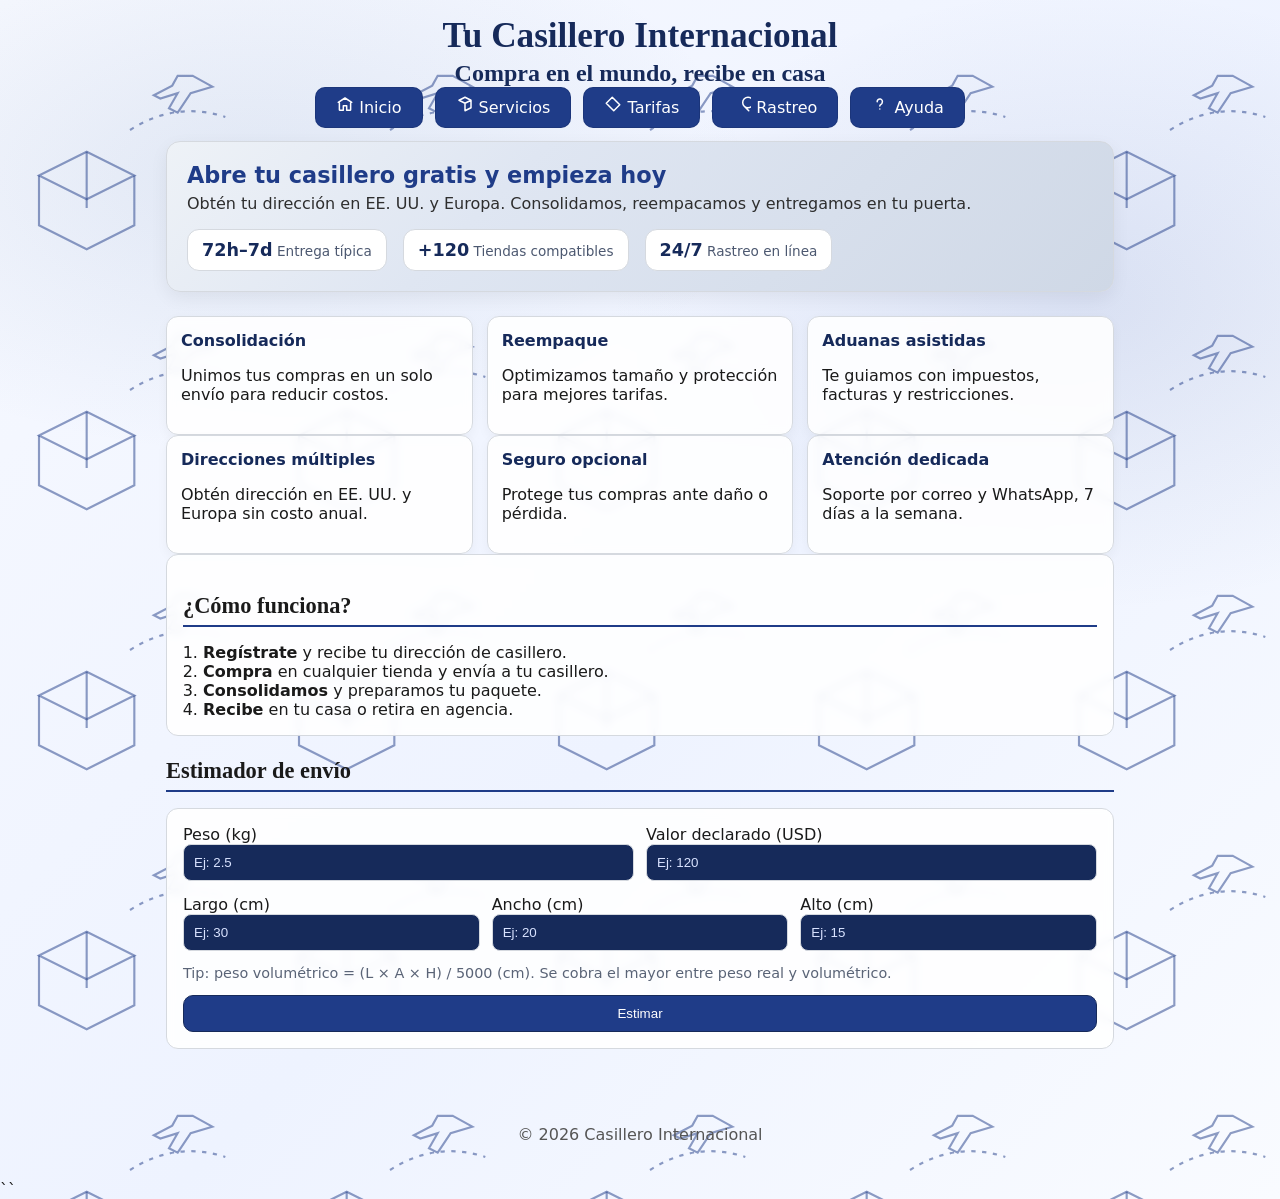
<file: I Avance/index.html>
<!DOCTYPE html>
<html lang="es">
<head>
  <meta charset="UTF-8" />
  <meta name="viewport" content="width=device-width, initial-scale=1" />
  <title>Casillero Internacional</title>
  <link rel="stylesheet" href="style.css" />
</head>

<body class="is-index">
  <header>
    <h1 id="main-title" class="title">Tu Casillero Internacional</h1>
    <h2 class="title">Compra en el mundo, recibe en casa</h2>

    <!-- Menú -->
    <nav class="nav-menu" aria-label="Navegación principal">
      <ul class="nav-list">
        
        <li>
  <a class="nav-item" href="index.html">
    <svg xmlns="http://www.w3.org/2000/svg" 
         width="18" height="18" 
         fill="none" 
         viewBox="0 0 24 24" 
         stroke="currentColor">
      <path stroke-linecap="round" stroke-linejoin="round" stroke-width="2"
        d="M3 9.75L12 4l9 5.75M4.5 10.5V19.5a.75.75 0 00.75.75h4.5v-6h4.5v6h4.5a.75.75 0 00.75-.75V10.5" />
    </svg>
    Inicio
  </a>
</li>
        <li>
  <a class="nav-item" href="#servicios">
    <svg xmlns="http://www.w3.org/2000/svg" 
         width="18" height="18" 
         fill="none" 
         viewBox="0 0 24 24" 
         stroke="currentColor">
      <path stroke-linecap="round" stroke-linejoin="round" stroke-width="2"
        d="M20 7l-8-4-8 4m16 0v10l-8 4m8-14l-8 4m0 0l-8-4m8 4v10" />
    </svg>
    Servicios
  </a>
</li>
        <li>
  <a class="nav-item" href="#tarifas">
    <svg xmlns="http://www.w3.org/2000/svg" 
         width="18" height="18" 
         fill="none" 
         viewBox="0 0 24 24" 
         stroke="currentColor">
      <path stroke-linecap="round" stroke-linejoin="round" stroke-width="2"
        d="M7 7h.01M3 11l8-8 10 10-8 8L3 11z" />
    </svg>
    Tarifas
  </a>
</li>
       <li>
  <a class="nav-item" href="rastreo.html">
    <svg xmlns="http://www.w3.org/2000/svg" 
         width="18" height="18" 
         fill="none" 
         viewBox="0 0 24 24" 
         stroke="currentColor">
      <path stroke-linecap="round" stroke-linejoin="round" stroke-width="2"
        d="M15 15l6 6m-6-6a7 7 0 1110-10 7 7 0 01-10 10z" />
    </svg>
    Rastreo
  </a>
</li>
        <li>
  <a class="nav-item" href="#ayuda">
    <svg xmlns="http://www.w3.org/2000/svg" 
         width="18" height="18" 
         fill="none" 
         viewBox="0 0 24 24" 
         stroke="currentColor">
      <path stroke-linecap="round" stroke-linejoin="round" stroke-width="2"
        d="M8.227 9a3.5 3.5 0 116.546 1.5c0 2-3 2-3 4m0 4h.01" />
    </svg>
    Ayuda
  </a>
</li>
      </ul>
    </nav>
  </header>

  <main>
    <section class="hero">
      <div class="hero-content">
        <h3>Abre tu casillero gratis y empieza hoy</h3>
        <p>Obtén tu dirección en EE. UU. y Europa. Consolidamos, reempacamos y entregamos en tu puerta.</p>

      <ul class="kpis">
        <li><strong>72h–7d</strong><span> Entrega típica</span></li>
        <li><strong>+120</strong><span> Tiendas compatibles</span></li>
        <li><strong>24/7</strong><span> Rastreo en línea</span></li>
      </ul>
    </section>

    <!-- Servicios (se queda en el index) -->
    <section id="servicios" class="cards-grid">
      <article class="card">
        <h4>Consolidación</h4>
        <p>Unimos tus compras en un solo envío para reducir costos.</p>
      </article>
      <article class="card">
        <h4>Reempaque</h4>
        <p>Optimizamos tamaño y protección para mejores tarifas.</p>
      </article>
      <article class="card">
        <h4>Aduanas asistidas</h4>
        <p>Te guiamos con impuestos, facturas y restricciones.</p>
      </article>
    </section>

    <!-- Tarjetas extra opcionales en servicios -->
    <section class="cards-grid">
      <article class="card">
        <h4>Direcciones múltiples</h4>
        <p>Obtén dirección en EE. UU. y Europa sin costo anual.</p>
      </article>
      <article class="card">
        <h4>Seguro opcional</h4>
        <p>Protege tus compras ante daño o pérdida.</p>
      </article>
      <article class="card">
        <h4>Atención dedicada</h4>
        <p>Soporte por correo y WhatsApp, 7 días a la semana.</p>
      </article>
    </section>

    <!-- ¿Cómo funciona? (informativo) -->
    <section class="steps">
      <h3 class="section-title">¿Cómo funciona?</h3>
      <ol>
        <li><strong>Regístrate</strong> y recibe tu dirección de casillero.</li>
        <li><strong>Compra</strong> en cualquier tienda y envía a tu casillero.</li>
        <li><strong>Consolidamos</strong> y preparamos tu paquete.</li>
        <li><strong>Recibe</strong> en tu casa o retira en agencia.</li>
      </ol>
    </section>

    <!-- Tarifas (se queda en el index) -->
    <section id="tarifas">
      <h3 class="section-title">Estimador de envío</h3>

      <!-- Estimador simple -->
      <form class="form-estimator" action="#">
        <div class="grid-2">
          <div>
            <label for="peso">Peso (kg)</label>
            <input class="form-input input-dark" type="number" id="peso" name="peso" min="0" step="0.1" placeholder="Ej: 2.5" required />
          </div>
          <div>
            <label for="valor">Valor declarado (USD)</label>
            <input class="form-input input-dark" type="number" id="valor" name="valor" min="0" step="1" placeholder="Ej: 120" required />
          </div>
        </div>

        <div class="grid-3">
          <div>
            <label for="largo">Largo (cm)</label>
            <input class="form-input input-dark" type="number" id="largo" min="0" step="1" placeholder="Ej: 30" />
          </div>
          <div>
            <label for="ancho">Ancho (cm)</label>
            <input class="form-input input-dark" type="number" id="ancho" min="0" step="1" placeholder="Ej: 20" />
          </div>
          <div>
            <label for="alto">Alto (cm)</label>
            <input class="form-input input-dark" type="number" id="alto" min="0" step="1" placeholder="Ej: 15" />
          </div>
        </div>

        <p class="hint">Tip: peso volumétrico = (L × A × H) / 5000 (cm). Se cobra el mayor entre peso real y volumétrico.</p>

        <button class="submit-button" type="submit">Estimar</button>
      </form>
    </section>
  </main>

  <footer class="footer">
    <p>&copy; 2026 Casillero Internacional </p>
  </footer>
</body>
</html>
``
</file>
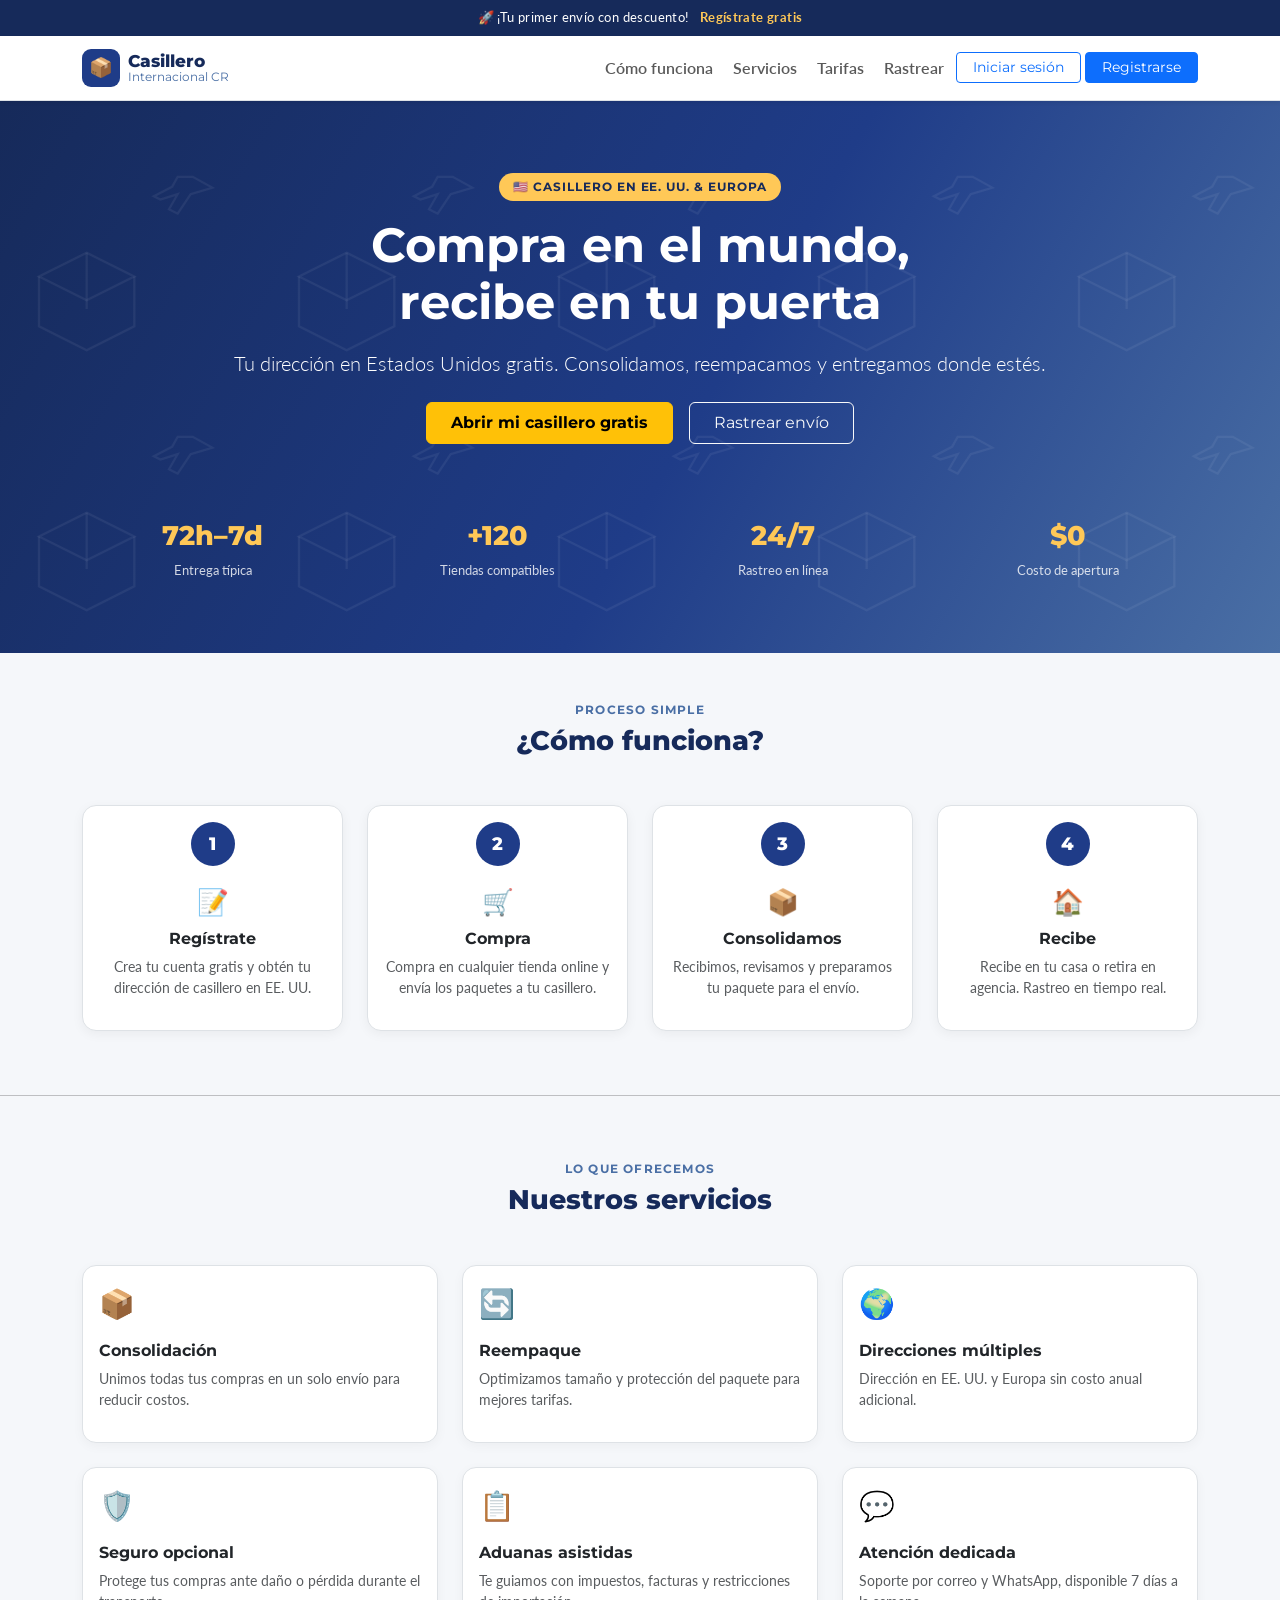
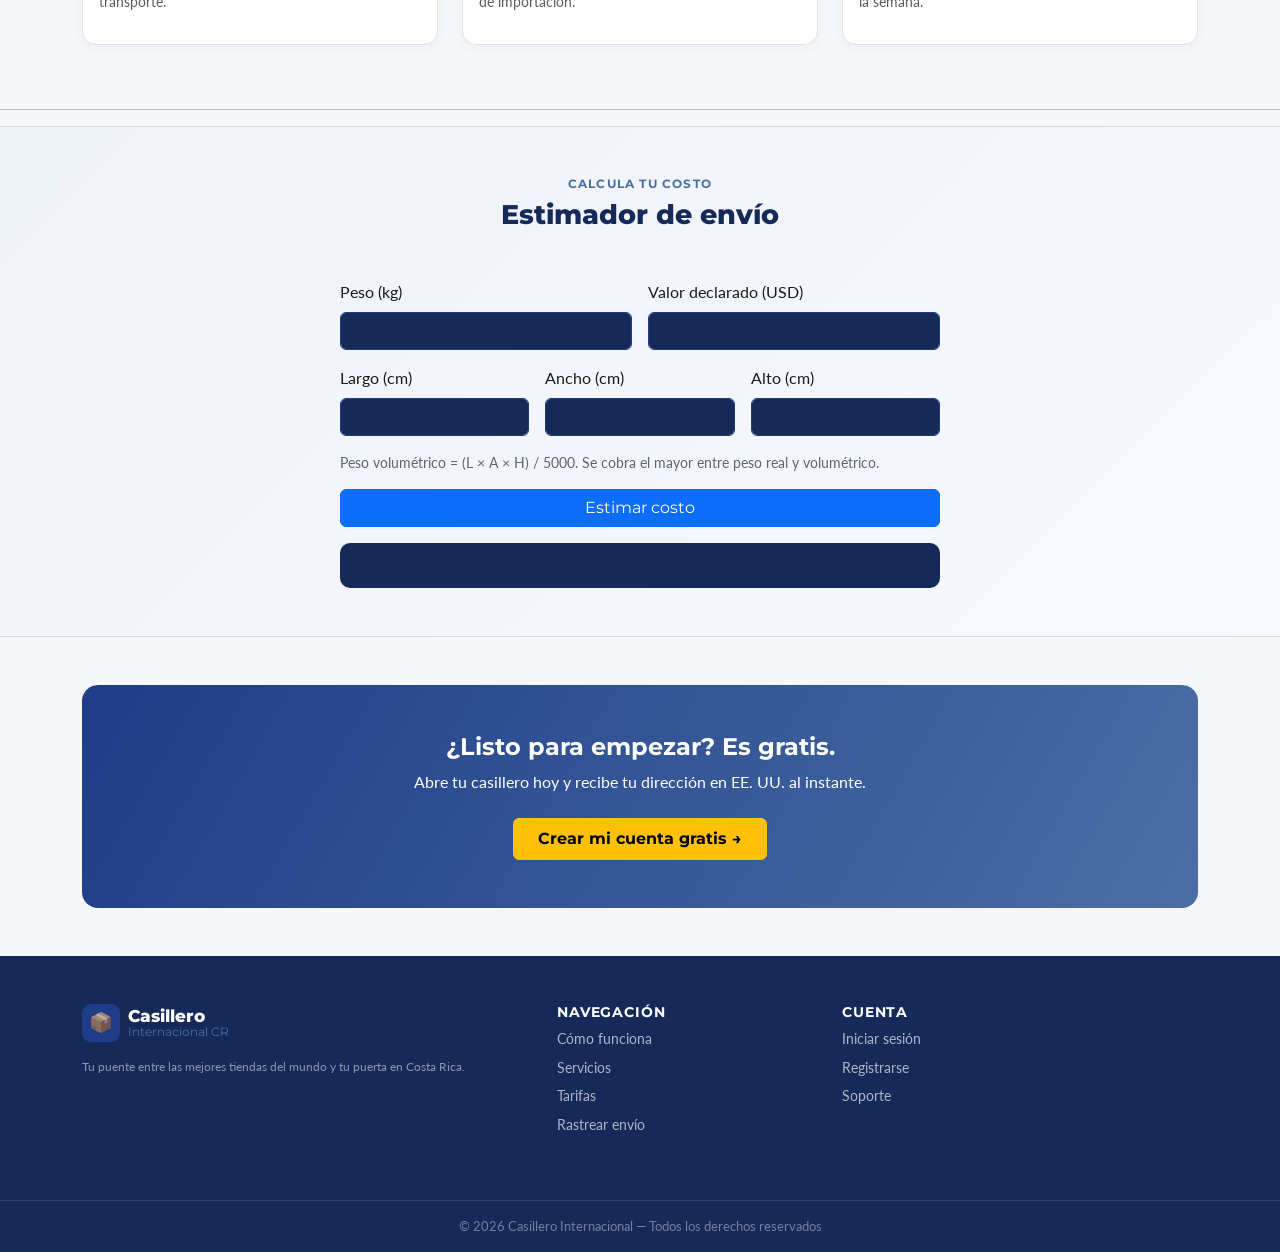
<file: II Avance/index.html>
<!DOCTYPE html>
<html lang="es">

<head>
  <meta charset="UTF-8">
  <meta name="viewport" content="width=device-width, initial-scale=1">
  <title>Casillero Internacional</title>

  <!-- Bootstrap 5 -->
  <link href="https://cdn.jsdelivr.net/npm/bootstrap@5.3.3/dist/css/bootstrap.min.css" rel="stylesheet">
  <!-- Estilos propios (solo lo que Bootstrap no cubre) -->
  <link rel="stylesheet" href="style.css">
</head>

<body>

  <!-- Topbar -->
  <div class="topbar text-center py-2 px-3">
    🚀 ¡Tu primer envío con descuento! &nbsp;
    <a href="registro.html">Regístrate gratis</a>
  </div>

  <!-- Navbar Bootstrap -->
  <nav class="navbar navbar-expand-lg bg-white border-bottom shadow-sm sticky-top">
    <div class="container">

      <!-- Brand / Logo -->
      <a class="navbar-brand d-flex align-items-center gap-2" href="index.html">
        <div class="brand-icon">📦</div>
        <div class="brand-name">
          Casillero
          <span>Internacional CR</span>
        </div>
      </a>

      <!-- Botón hamburguesa (móvil) -->
      <button class="navbar-toggler" type="button"
        data-bs-toggle="collapse" data-bs-target="#mainNav"
        aria-controls="mainNav" aria-expanded="false" aria-label="Abrir menú">
        <span class="navbar-toggler-icon"></span>
      </button>

      <!-- Links -->
      <div class="collapse navbar-collapse" id="mainNav">
        <ul class="navbar-nav ms-auto align-items-lg-center gap-lg-1">
          <li class="nav-item"><a class="nav-link fw-semibold" href="#como-funciona">Cómo funciona</a></li>
          <li class="nav-item"><a class="nav-link fw-semibold" href="#servicios">Servicios</a></li>
          <li class="nav-item"><a class="nav-link fw-semibold" href="tarifas.html">Tarifas</a></li>
          <li class="nav-item"><a class="nav-link fw-semibold" href="rastreo.html">Rastrear</a></li>
          <li class="nav-item">
            <a class="btn btn-outline-primary btn-sm px-3" href="login.html">Iniciar sesión</a>
          </li>
          <li class="nav-item">
            <a class="btn btn-primary btn-sm px-3 text-white" href="registro.html">Registrarse</a>
          </li>
        </ul>
      </div>

    </div>
  </nav>

  <!-- Hero -->
  <section class="hero-new text-center text-white py-5">
    <div class="container py-4">
      <span class="hero-badge mb-3 d-inline-block">🇺🇸 Casillero en EE. UU. &amp; Europa</span>
      <h1 class="display-5 fw-bold mb-3">Compra en el mundo,<br>recibe en tu puerta</h1>
      <p class="lead mb-4 opacity-90">Tu dirección en Estados Unidos gratis. Consolidamos, reempacamos y entregamos donde estés.</p>
      <div class="d-flex gap-3 justify-content-center flex-wrap mb-5">
        <a href="registro.html" class="btn btn-warning fw-bold px-4 py-2">Abrir mi casillero gratis</a>
        <a href="rastreo.html" class="btn btn-outline-light px-4 py-2">Rastrear envío</a>
      </div>
      <!-- Stats -->
      <div class="row justify-content-center g-4 mt-2">
        <div class="col-6 col-sm-3">
          <div class="hero-stat">
            <strong>72h–7d</strong>
            <span>Entrega típica</span>
          </div>
        </div>
        <div class="col-6 col-sm-3">
          <div class="hero-stat">
            <strong>+120</strong>
            <span>Tiendas compatibles</span>
          </div>
        </div>
        <div class="col-6 col-sm-3">
          <div class="hero-stat">
            <strong>24/7</strong>
            <span>Rastreo en línea</span>
          </div>
        </div>
        <div class="col-6 col-sm-3">
          <div class="hero-stat">
            <strong>$0</strong>
            <span>Costo de apertura</span>
          </div>
        </div>
      </div>
    </div>
  </section>

  <!-- Cómo funciona -->
  <section class="py-5" id="como-funciona">
    <div class="container">
      <p class="section-label text-center">Proceso simple</p>
      <h2 class="section-heading text-center mb-5">¿Cómo funciona?</h2>

      <div class="row g-4">
        <div class="col-12 col-sm-6 col-lg-3">
          <div class="card h-100 text-center p-3 border step-card">
            <div class="step-num mx-auto mb-3">1</div>
            <div class="step-icon">📝</div>
            <h4 class="fw-bold fs-6 mt-2">Regístrate</h4>
            <p class="text-muted small">Crea tu cuenta gratis y obtén tu dirección de casillero en EE. UU.</p>
          </div>
        </div>
        <div class="col-12 col-sm-6 col-lg-3">
          <div class="card h-100 text-center p-3 border step-card">
            <div class="step-num mx-auto mb-3">2</div>
            <div class="step-icon">🛒</div>
            <h4 class="fw-bold fs-6 mt-2">Compra</h4>
            <p class="text-muted small">Compra en cualquier tienda online y envía los paquetes a tu casillero.</p>
          </div>
        </div>
        <div class="col-12 col-sm-6 col-lg-3">
          <div class="card h-100 text-center p-3 border step-card">
            <div class="step-num mx-auto mb-3">3</div>
            <div class="step-icon">📦</div>
            <h4 class="fw-bold fs-6 mt-2">Consolidamos</h4>
            <p class="text-muted small">Recibimos, revisamos y preparamos tu paquete para el envío.</p>
          </div>
        </div>
        <div class="col-12 col-sm-6 col-lg-3">
          <div class="card h-100 text-center p-3 border step-card">
            <div class="step-num mx-auto mb-3">4</div>
            <div class="step-icon">🏠</div>
            <h4 class="fw-bold fs-6 mt-2">Recibe</h4>
            <p class="text-muted small">Recibe en tu casa o retira en agencia. Rastreo en tiempo real.</p>
          </div>
        </div>
      </div>
    </div>
  </section>

  <hr>

  <!-- Servicios -->
  <section class="py-5" id="servicios">
    <div class="container">
      <p class="section-label text-center">Lo que ofrecemos</p>
      <h2 class="section-heading text-center mb-5">Nuestros servicios</h2>

      <div class="row g-4">
        <div class="col-12 col-sm-6 col-lg-4">
          <div class="card h-100 p-3 border service-card">
            <div class="service-icon">📦</div>
            <h4 class="fw-bold fs-6 mt-2">Consolidación</h4>
            <p class="text-muted small">Unimos todas tus compras en un solo envío para reducir costos.</p>
          </div>
        </div>
        <div class="col-12 col-sm-6 col-lg-4">
          <div class="card h-100 p-3 border service-card">
            <div class="service-icon">🔄</div>
            <h4 class="fw-bold fs-6 mt-2">Reempaque</h4>
            <p class="text-muted small">Optimizamos tamaño y protección del paquete para mejores tarifas.</p>
          </div>
        </div>
        <div class="col-12 col-sm-6 col-lg-4">
          <div class="card h-100 p-3 border service-card">
            <div class="service-icon">🌍</div>
            <h4 class="fw-bold fs-6 mt-2">Direcciones múltiples</h4>
            <p class="text-muted small">Dirección en EE. UU. y Europa sin costo anual adicional.</p>
          </div>
        </div>
        <div class="col-12 col-sm-6 col-lg-4">
          <div class="card h-100 p-3 border service-card">
            <div class="service-icon">🛡️</div>
            <h4 class="fw-bold fs-6 mt-2">Seguro opcional</h4>
            <p class="text-muted small">Protege tus compras ante daño o pérdida durante el transporte.</p>
          </div>
        </div>
        <div class="col-12 col-sm-6 col-lg-4">
          <div class="card h-100 p-3 border service-card">
            <div class="service-icon">📋</div>
            <h4 class="fw-bold fs-6 mt-2">Aduanas asistidas</h4>
            <p class="text-muted small">Te guiamos con impuestos, facturas y restricciones de importación.</p>
          </div>
        </div>
        <div class="col-12 col-sm-6 col-lg-4">
          <div class="card h-100 p-3 border service-card">
            <div class="service-icon">💬</div>
            <h4 class="fw-bold fs-6 mt-2">Atención dedicada</h4>
            <p class="text-muted small">Soporte por correo y WhatsApp, disponible 7 días a la semana.</p>
          </div>
        </div>
      </div>
    </div>
  </section>

  <hr>

  <!-- Estimador -->
  <section class="estimator-wrap py-5" id="estimador">
    <div class="container">
      <p class="section-label text-center">Calcula tu costo</p>
      <h2 class="section-heading text-center mb-5">Estimador de envío</h2>

      <form class="form-estimator mx-auto" style="max-width:600px;">
        <div class="row g-3 mb-3">
          <div class="col-6">
            <label class="form-label">Peso (kg)</label>
            <input class="form-control input-dark" type="number" id="peso" step="0.1" required>
          </div>
          <div class="col-6">
            <label class="form-label">Valor declarado (USD)</label>
            <input class="form-control input-dark" type="number" id="valor" required>
          </div>
        </div>

        <div class="row g-3 mb-3">
          <div class="col-4">
            <label class="form-label">Largo (cm)</label>
            <input class="form-control input-dark" type="number" id="largo">
          </div>
          <div class="col-4">
            <label class="form-label">Ancho (cm)</label>
            <input class="form-control input-dark" type="number" id="ancho">
          </div>
          <div class="col-4">
            <label class="form-label">Alto (cm)</label>
            <input class="form-control input-dark" type="number" id="alto">
          </div>
        </div>

        <p class="hint mb-3">Peso volumétrico = (L × A × H) / 5000. Se cobra el mayor entre peso real y volumétrico.</p>

        <button class="btn btn-primary w-100" type="submit">Estimar costo</button>
      </form>

      <div id="estimador-resultado" class="resultado-box mx-auto mt-3" style="max-width:600px;"></div>
    </div>
  </section>

  <!-- CTA Banner -->
  <div class="container py-5">
    <div class="cta-banner text-center text-white rounded-4 p-5">
      <h3 class="fw-bold fs-4 mb-2">¿Listo para empezar? Es gratis.</h3>
      <p class="mb-4 opacity-90">Abre tu casillero hoy y recibe tu dirección en EE. UU. al instante.</p>
      <a href="registro.html" class="btn btn-warning fw-bold px-4 py-2">Crear mi cuenta gratis →</a>
    </div>
  </div>

  <!-- Footer -->
  <footer class="site-footer">
    <div class="container py-5">
      <div class="row g-4">

        <div class="col-12 col-lg-5">
          <div class="d-flex align-items-center gap-2 mb-3">
            <div class="brand-icon">📦</div>
            <div class="brand-name text-white">
              Casillero
              <span>Internacional CR</span>
            </div>
          </div>
          <p class="text-white-50 small">Tu puente entre las mejores tiendas del mundo y tu puerta en Costa Rica.</p>
        </div>

        <div class="col-6 col-lg-3">
          <h5 class="footer-col-title">Navegación</h5>
          <ul class="list-unstyled">
            <li class="mb-2"><a href="#como-funciona" class="footer-link">Cómo funciona</a></li>
            <li class="mb-2"><a href="#servicios" class="footer-link">Servicios</a></li>
            <li class="mb-2"><a href="tarifas.html" class="footer-link">Tarifas</a></li>
            <li class="mb-2"><a href="rastreo.html" class="footer-link">Rastrear envío</a></li>
          </ul>
        </div>

        <div class="col-6 col-lg-3">
          <h5 class="footer-col-title">Cuenta</h5>
          <ul class="list-unstyled">
            <li class="mb-2"><a href="login.html" class="footer-link">Iniciar sesión</a></li>
            <li class="mb-2"><a href="registro.html" class="footer-link">Registrarse</a></li>
            <li class="mb-2"><a href="#" class="footer-link">Soporte</a></li>
          </ul>
        </div>

      </div>
    </div>
    <div class="footer-bottom text-center py-3">
      © 2026 Casillero Internacional — Todos los derechos reservados
    </div>
  </footer>

  <!-- Bootstrap JS (necesario para el menú hamburguesa) -->
  <script src="https://cdn.jsdelivr.net/npm/bootstrap@5.3.3/dist/js/bootstrap.bundle.min.js"></script>
  <script src="estimador.js"></script>
</body>

</html>
</file>
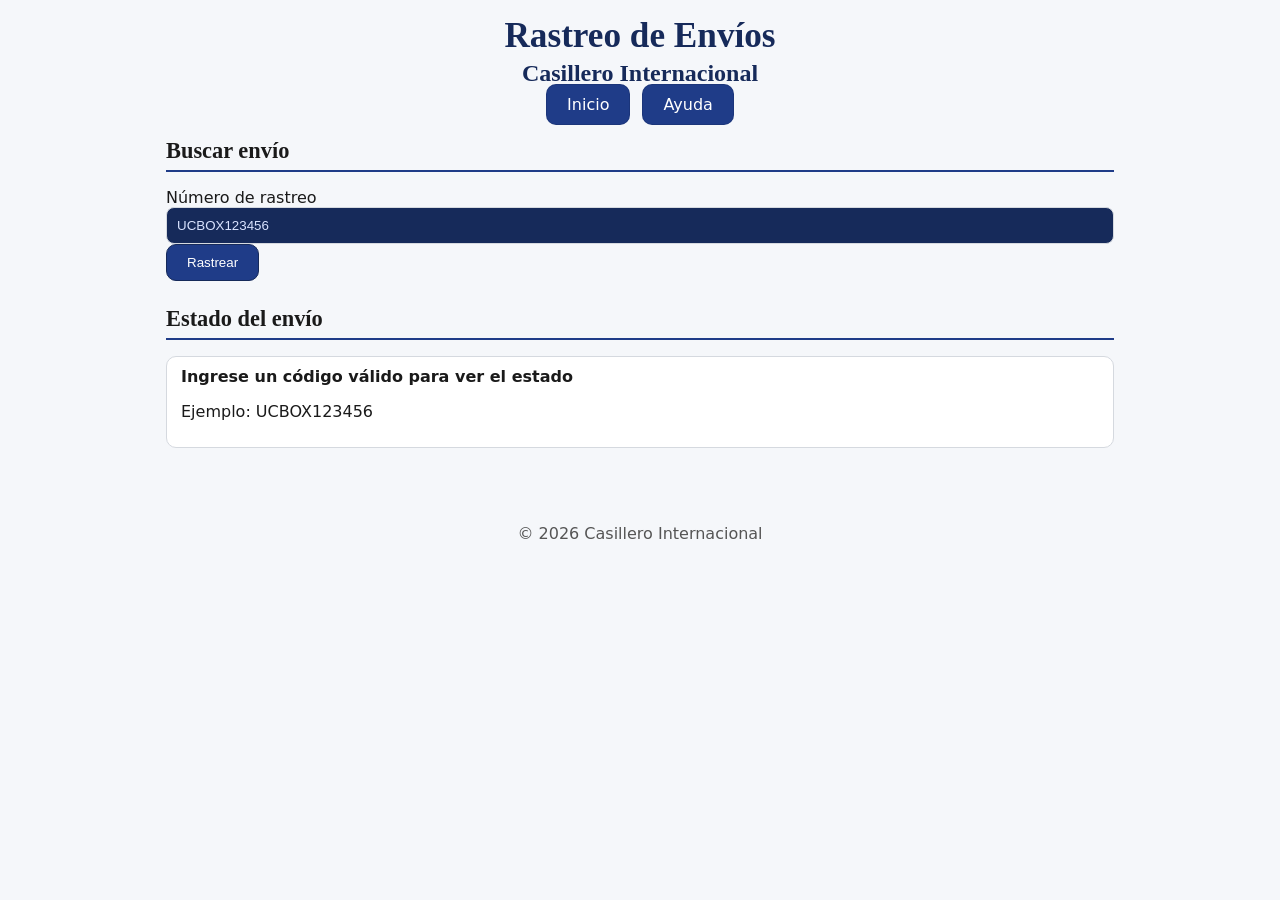
<file: I Avance/rastreo.html>
<!DOCTYPE html>
<html lang="es">
<head>
  <meta charset="UTF-8" />
  <meta name="viewport" content="width=device-width, initial-scale=1.0" />
  <title>Rastreo de Envío</title>
  <link rel="stylesheet" href="style.css">
</head>

<body>
  <header>
    <h1 id="main-title" class="title">Rastreo de Envíos</h1>
    <h2 class="title">Casillero Internacional</h2>

    <nav class="nav-menu" aria-label="Navegación principal">
      <ul class="nav-list">
        <li><a class="nav-item" href="index.html">Inicio</a></li>
        <li><a class="nav-item" href="#ayuda.html">Ayuda</a></li>
      </ul>
    </nav>
  </header>

  <main>
    <section>
      <h3 class="section-title">Buscar envío</h3>

      <!-- Caja de rastreo -->
        <label for="track">Número de rastreo</label>
        <input 
          class="form-input input-dark"
          type="text"
          id="track"
          name="track"
          placeholder="UCBOX123456"
          required
        >

        <button type="submit" class="submit-button">Rastrear</button>
      </form>
    </section>

    <!-- Resultado simulado -->
    <section style="margin-top:25px;">
      <h3 class="section-title">Estado del envío</h3>

      <div class="faq">
        <summary>Ingrese un código válido para ver el estado</summary>
        <p>Ejemplo: UCBOX123456</p>
      </div>
    </section>
  </main>

  <footer class="footer">
    <p>&copy; 2026 Casillero Internacional </p>
  </footer>
</body>
</html>
</file>
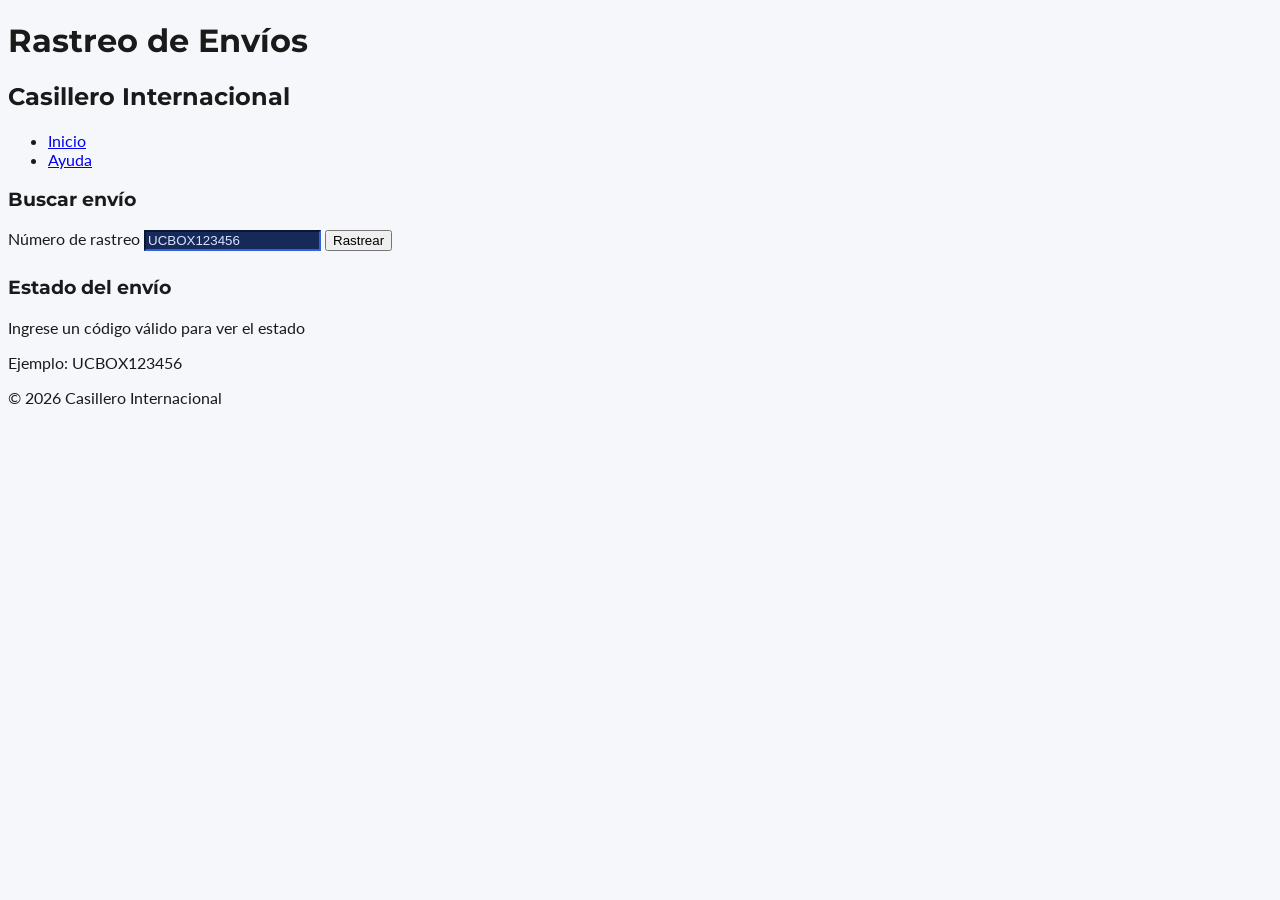
<file: II Avance/ayuda.html>
<!DOCTYPE html>
<html lang="es">
<head>
  <meta charset="UTF-8" />
  <meta name="viewport" content="width=device-width, initial-scale=1.0" />
  <title>Rastreo de Envío</title>
  <link rel="stylesheet" href="style.css">
</head>

<body class = "is-index">
  <header>
    <h1 id="main-title" class="title">Rastreo de Envíos</h1>
    <h2 class="title">Casillero Internacional</h2>

    <nav class="nav-menu" aria-label="Navegación principal">
      <ul class="nav-list">
        <li><a class="nav-item" href="index.html">Inicio</a></li>
        <li><a class="nav-item" href="#ayuda.html">Ayuda</a></li>
      </ul>
    </nav>
  </header>

  <main>
    <section>
      <h3 class="section-title">Buscar envío</h3>

      <!-- Caja de rastreo -->
        <label for="track">Número de rastreo</label>
        <input 
          class="form-input input-dark"
          type="text"
          id="track"
          name="track"
          placeholder="UCBOX123456"
          required
        >

        <button type="submit" class="submit-button">Rastrear</button>
      </form>
    </section>

    <!-- Resultado simulado -->
    <section style="margin-top:25px;">
      <h3 class="section-title">Estado del envío</h3>

      <div class="faq">
        <summary>Ingrese un código válido para ver el estado</summary>
        <p>Ejemplo: UCBOX123456</p>
      </div>
    </section>
  </main>

  <footer class="footer">
    <p>&copy; 2026 Casillero Internacional </p>
  </footer>
</body>
</html>
</file>
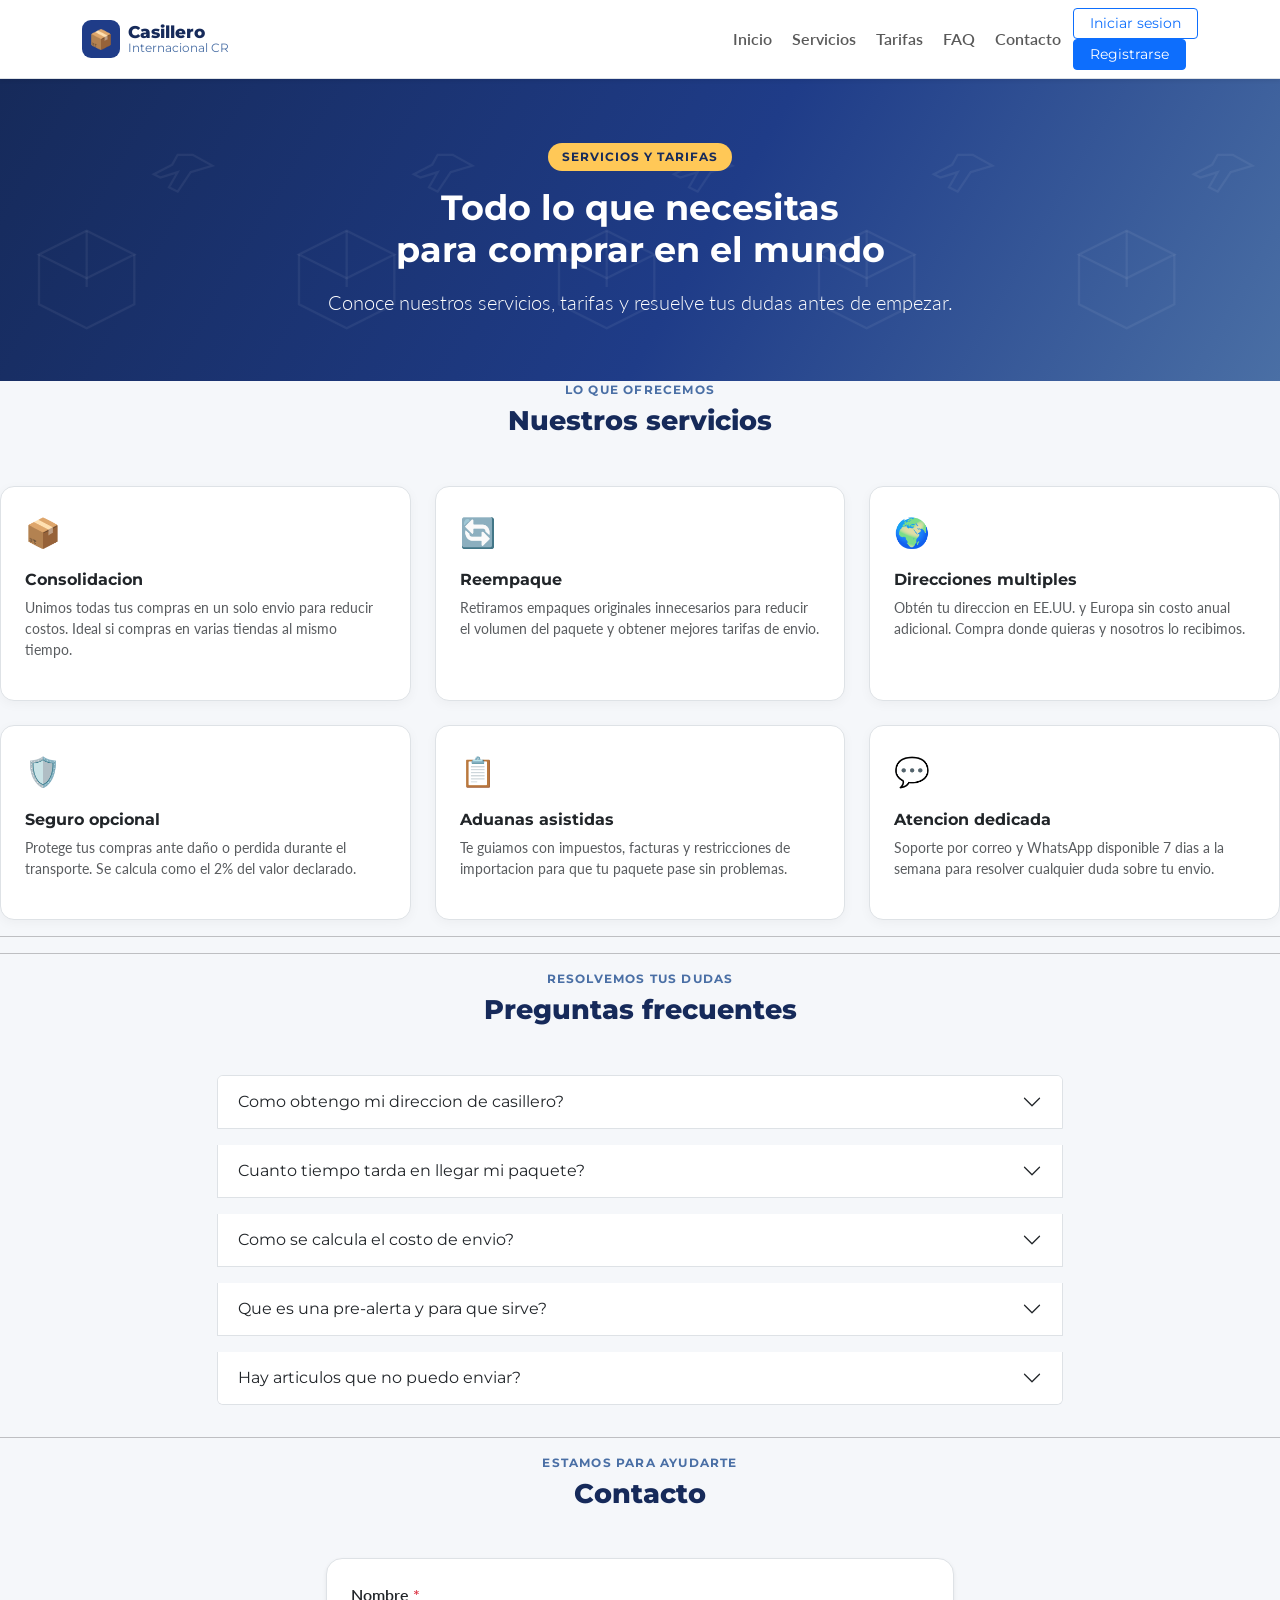
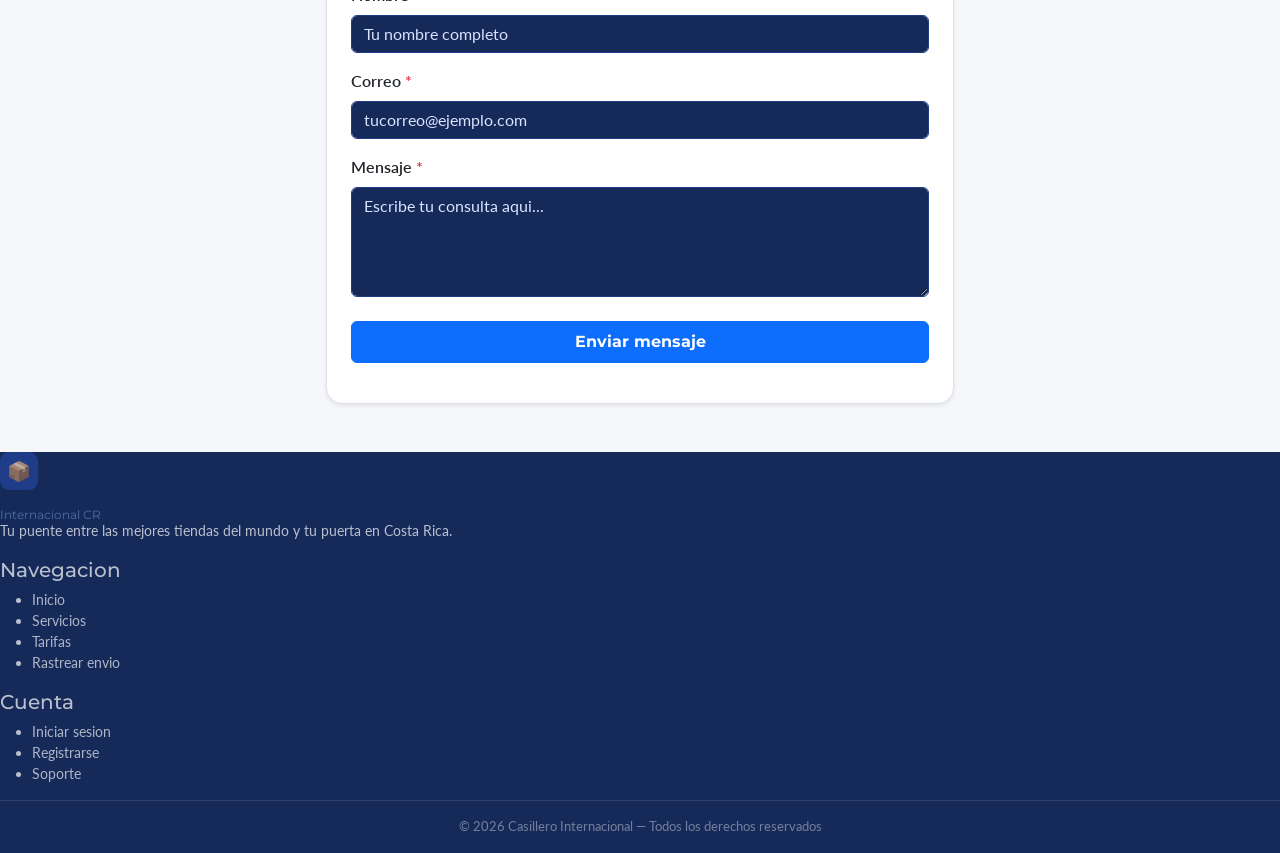
<file: II Avance/servicios.html>
<!DOCTYPE html>
<html lang="es">

<head>
  <meta charset="UTF-8">
  <meta name="viewport" content="width=device-width, initial-scale=1">
  <title>Servicios y Tarifas — Casillero Internacional</title>

  <!-- Bootstrap 5 -->
  <link href="https://cdn.jsdelivr.net/npm/bootstrap@5.3.3/dist/css/bootstrap.min.css" rel="stylesheet">
  <!-- Estilos propios -->
  <link rel="stylesheet" href="style.css">
</head>

<body>

  <!-- Navbar -->
  <nav class="navbar navbar-expand-lg bg-white border-bottom shadow-sm sticky-top">
    <div class="container">
      <a class="navbar-brand d-flex align-items-center gap-2" href="index.html">
        <div class="brand-icon">📦</div>
        <div class="brand-name">
          Casillero
          <span>Internacional CR</span>
        </div>
      </a>
      <button class="navbar-toggler" type="button"
        data-bs-toggle="collapse" data-bs-target="#mainNav"
        aria-controls="mainNav" aria-expanded="false" aria-label="Abrir menu">
        <span class="navbar-toggler-icon"></span>
      </button>
      <div class="collapse navbar-collapse" id="mainNav">
        <ul class="navbar-nav ms-auto align-items-lg-center gap-lg-1">
          <li class="nav-item"><a class="nav-link fw-semibold" href="index.html">Inicio</a></li>
          <li class="nav-item"><a class="nav-link fw-semibold" href="#servicios">Servicios</a></li>
          <li class="nav-item"><a class="nav-link fw-semibold" href="tarifas.html">Tarifas</a></li>
          <li class="nav-item"><a class="nav-link fw-semibold" href="#faq">FAQ</a></li>
          <li class="nav-item"><a class="nav-link fw-semibold" href="#contacto">Contacto</a></li>
          <!-- Se llena dinamicamente segun sesion -->
          <div id="navAcciones"></div>
        </ul>
      </div>
    </div>
  </nav>

  <!-- Hero de servicios -->
  <section class="hero-new text-center text-white py-5">
    <div class="container py-3">
      <span class="hero-badge mb-3 d-inline-block">Servicios y Tarifas</span>
      <h1 class="fw-bold mb-3" style="font-size:2.2rem">Todo lo que necesitas<br>para comprar en el mundo</h1>
      <p class="lead mb-0 opacity-90">Conoce nuestros servicios, tarifas y resuelve tus dudas antes de empezar.</p>
    </div>
  </section>

  <main>

    <!-- Descripcion de servicios -->
    <section class="section-wrap" id="servicios">
      <p class="section-label text-center">Lo que ofrecemos</p>
      <h2 class="section-heading text-center mb-5">Nuestros servicios</h2>

      <div class="row g-4">
        <div class="col-12 col-md-6 col-lg-4">
          <div class="card border service-card h-100 p-4">
            <div class="service-icon">📦</div>
            <h4 class="fw-bold fs-6 mt-2">Consolidacion</h4>
            <p class="text-muted small">Unimos todas tus compras en un solo envio para reducir costos. Ideal si compras en varias tiendas al mismo tiempo.</p>
          </div>
        </div>
        <div class="col-12 col-md-6 col-lg-4">
          <div class="card border service-card h-100 p-4">
            <div class="service-icon">🔄</div>
            <h4 class="fw-bold fs-6 mt-2">Reempaque</h4>
            <p class="text-muted small">Retiramos empaques originales innecesarios para reducir el volumen del paquete y obtener mejores tarifas de envio.</p>
          </div>
        </div>
        <div class="col-12 col-md-6 col-lg-4">
          <div class="card border service-card h-100 p-4">
            <div class="service-icon">🌍</div>
            <h4 class="fw-bold fs-6 mt-2">Direcciones multiples</h4>
            <p class="text-muted small">Obtén tu direccion en EE.UU. y Europa sin costo anual adicional. Compra donde quieras y nosotros lo recibimos.</p>
          </div>
        </div>
        <div class="col-12 col-md-6 col-lg-4">
          <div class="card border service-card h-100 p-4">
            <div class="service-icon">🛡️</div>
            <h4 class="fw-bold fs-6 mt-2">Seguro opcional</h4>
            <p class="text-muted small">Protege tus compras ante daño o perdida durante el transporte. Se calcula como el 2% del valor declarado.</p>
          </div>
        </div>
        <div class="col-12 col-md-6 col-lg-4">
          <div class="card border service-card h-100 p-4">
            <div class="service-icon">📋</div>
            <h4 class="fw-bold fs-6 mt-2">Aduanas asistidas</h4>
            <p class="text-muted small">Te guiamos con impuestos, facturas y restricciones de importacion para que tu paquete pase sin problemas.</p>
          </div>
        </div>
        <div class="col-12 col-md-6 col-lg-4">
          <div class="card border service-card h-100 p-4">
            <div class="service-icon">💬</div>
            <h4 class="fw-bold fs-6 mt-2">Atencion dedicada</h4>
            <p class="text-muted small">Soporte por correo y WhatsApp disponible 7 dias a la semana para resolver cualquier duda sobre tu envio.</p>
          </div>
        </div>
      </div>
    </section>

    <hr class="section-divider">

    <hr class="section-divider">

    <!-- FAQ -->
    <section class="section-wrap" id="faq">
      <p class="section-label text-center">Resolvemos tus dudas</p>
      <h2 class="section-heading text-center mb-5">Preguntas frecuentes</h2>

      <div class="row justify-content-center">
        <div class="col-12 col-lg-8">

          <div class="accordion" id="accordionFaq">

            <div class="accordion-item faq-item mb-3">
              <h2 class="accordion-header">
                <button class="accordion-button collapsed faq-btn" type="button"
                  data-bs-toggle="collapse" data-bs-target="#faq1">
                  Como obtengo mi direccion de casillero?
                </button>
              </h2>
              <div id="faq1" class="accordion-collapse collapse" data-bs-parent="#accordionFaq">
                <div class="accordion-body text-muted small">
                  Al registrarte recibes tu direccion en Miami de forma inmediata. Puedes verla en tu dashboard una vez que inicies sesion.
                </div>
              </div>
            </div>

            <div class="accordion-item faq-item mb-3">
              <h2 class="accordion-header">
                <button class="accordion-button collapsed faq-btn" type="button"
                  data-bs-toggle="collapse" data-bs-target="#faq2">
                  Cuanto tiempo tarda en llegar mi paquete?
                </button>
              </h2>
              <div id="faq2" class="accordion-collapse collapse" data-bs-parent="#accordionFaq">
                <div class="accordion-body text-muted small">
                  El tiempo de entrega tipico es entre 72 horas y 7 dias habiles una vez que el paquete llega a nuestro casillero en Miami.
                </div>
              </div>
            </div>

            <div class="accordion-item faq-item mb-3">
              <h2 class="accordion-header">
                <button class="accordion-button collapsed faq-btn" type="button"
                  data-bs-toggle="collapse" data-bs-target="#faq3">
                  Como se calcula el costo de envio?
                </button>
              </h2>
              <div id="faq3" class="accordion-collapse collapse" data-bs-parent="#accordionFaq">
                <div class="accordion-body text-muted small">
                  Se cobra $8.50 por kilogramo, tomando el mayor entre el peso real y el peso volumetrico (L x A x H / 5000). El minimo por envio es $12.00.
                </div>
              </div>
            </div>

            <div class="accordion-item faq-item mb-3">
              <h2 class="accordion-header">
                <button class="accordion-button collapsed faq-btn" type="button"
                  data-bs-toggle="collapse" data-bs-target="#faq4">
                  Que es una pre-alerta y para que sirve?
                </button>
              </h2>
              <div id="faq4" class="accordion-collapse collapse" data-bs-parent="#accordionFaq">
                <div class="accordion-body text-muted small">
                  Una pre-alerta es una notificacion que le envias al casillero para avisarnos que un paquete esta en camino. Esto nos permite identificarlo correctamente al recibirlo y agilizar el proceso.
                </div>
              </div>
            </div>

            <div class="accordion-item faq-item mb-3">
              <h2 class="accordion-header">
                <button class="accordion-button collapsed faq-btn" type="button"
                  data-bs-toggle="collapse" data-bs-target="#faq5">
                  Hay articulos que no puedo enviar?
                </button>
              </h2>
              <div id="faq5" class="accordion-collapse collapse" data-bs-parent="#accordionFaq">
                <div class="accordion-body text-muted small">
                  Si. No se pueden enviar articulos peligrosos, inflamables, armas, medicamentos controlados, ni articulos de contrabando. Contactanos si tienes dudas sobre un producto especifico.
                </div>
              </div>
            </div>

          </div>
        </div>
      </div>
    </section>

    <hr class="section-divider">

    <!-- Formulario de contacto -->
    <section class="section-wrap" id="contacto">
      <p class="section-label text-center">Estamos para ayudarte</p>
      <h2 class="section-heading text-center mb-5">Contacto</h2>

      <div class="row justify-content-center">
        <div class="col-12 col-lg-6">
          <div class="card border shadow-sm registro-card">
            <div class="card-body p-4">

              <form id="formContacto" novalidate>

                <div class="mb-3">
                  <label for="contactoNombre" class="form-label fw-semibold">Nombre <span class="text-danger">*</span></label>
                  <input type="text" class="form-control input-dark" id="contactoNombre" placeholder="Tu nombre completo" required>
                </div>

                <div class="mb-3">
                  <label for="contactoCorreo" class="form-label fw-semibold">Correo <span class="text-danger">*</span></label>
                  <input type="email" class="form-control input-dark" id="contactoCorreo" placeholder="tucorreo@ejemplo.com" required>
                </div>

                <div class="mb-4">
                  <label for="contactoMensaje" class="form-label fw-semibold">Mensaje <span class="text-danger">*</span></label>
                  <textarea class="form-control input-dark" id="contactoMensaje" rows="4" placeholder="Escribe tu consulta aqui..." required></textarea>
                </div>

                <button type="submit" class="btn btn-primary w-100 fw-bold py-2" id="btnContacto">
                  Enviar mensaje
                </button>

              </form>

              <div id="mensajeContacto" class="mt-3"></div>

            </div>
          </div>
        </div>
      </div>
    </section>

  </main>

  <!-- Footer -->
  <footer class="site-footer mt-5">
    <div class="footer-inner">
      <div class="footer-brand">
        <div class="brand">
          <div class="brand-icon">📦</div>
          <div class="brand-name">
            Casillero
            <span>Internacional CR</span>
          </div>
        </div>
        <p>Tu puente entre las mejores tiendas del mundo y tu puerta en Costa Rica.</p>
      </div>
      <div class="footer-col">
        <h5>Navegacion</h5>
        <ul>
          <li><a href="index.html" class="footer-link">Inicio</a></li>
          <li><a href="#servicios" class="footer-link">Servicios</a></li>
          <li><a href="tarifas.html" class="footer-link">Tarifas</a></li>
          <li><a href="rastreo.html" class="footer-link">Rastrear envio</a></li>
        </ul>
      </div>
      <div class="footer-col">
        <h5>Cuenta</h5>
        <ul>
          <li><a href="login.html" class="footer-link">Iniciar sesion</a></li>
          <li><a href="registro.html" class="footer-link">Registrarse</a></li>
          <li><a href="#contacto" class="footer-link">Soporte</a></li>
        </ul>
      </div>
    </div>
    <div class="footer-bottom text-center py-3">
      &copy; 2026 Casillero Internacional &mdash; Todos los derechos reservados
    </div>
  </footer>

  <!-- Bootstrap JS -->
  <script src="https://cdn.jsdelivr.net/npm/bootstrap@5.3.3/dist/js/bootstrap.bundle.min.js"></script>
  <!-- Logica de servicios -->
  <script src="servicios.js"></script>

</body>
</html>
</file>
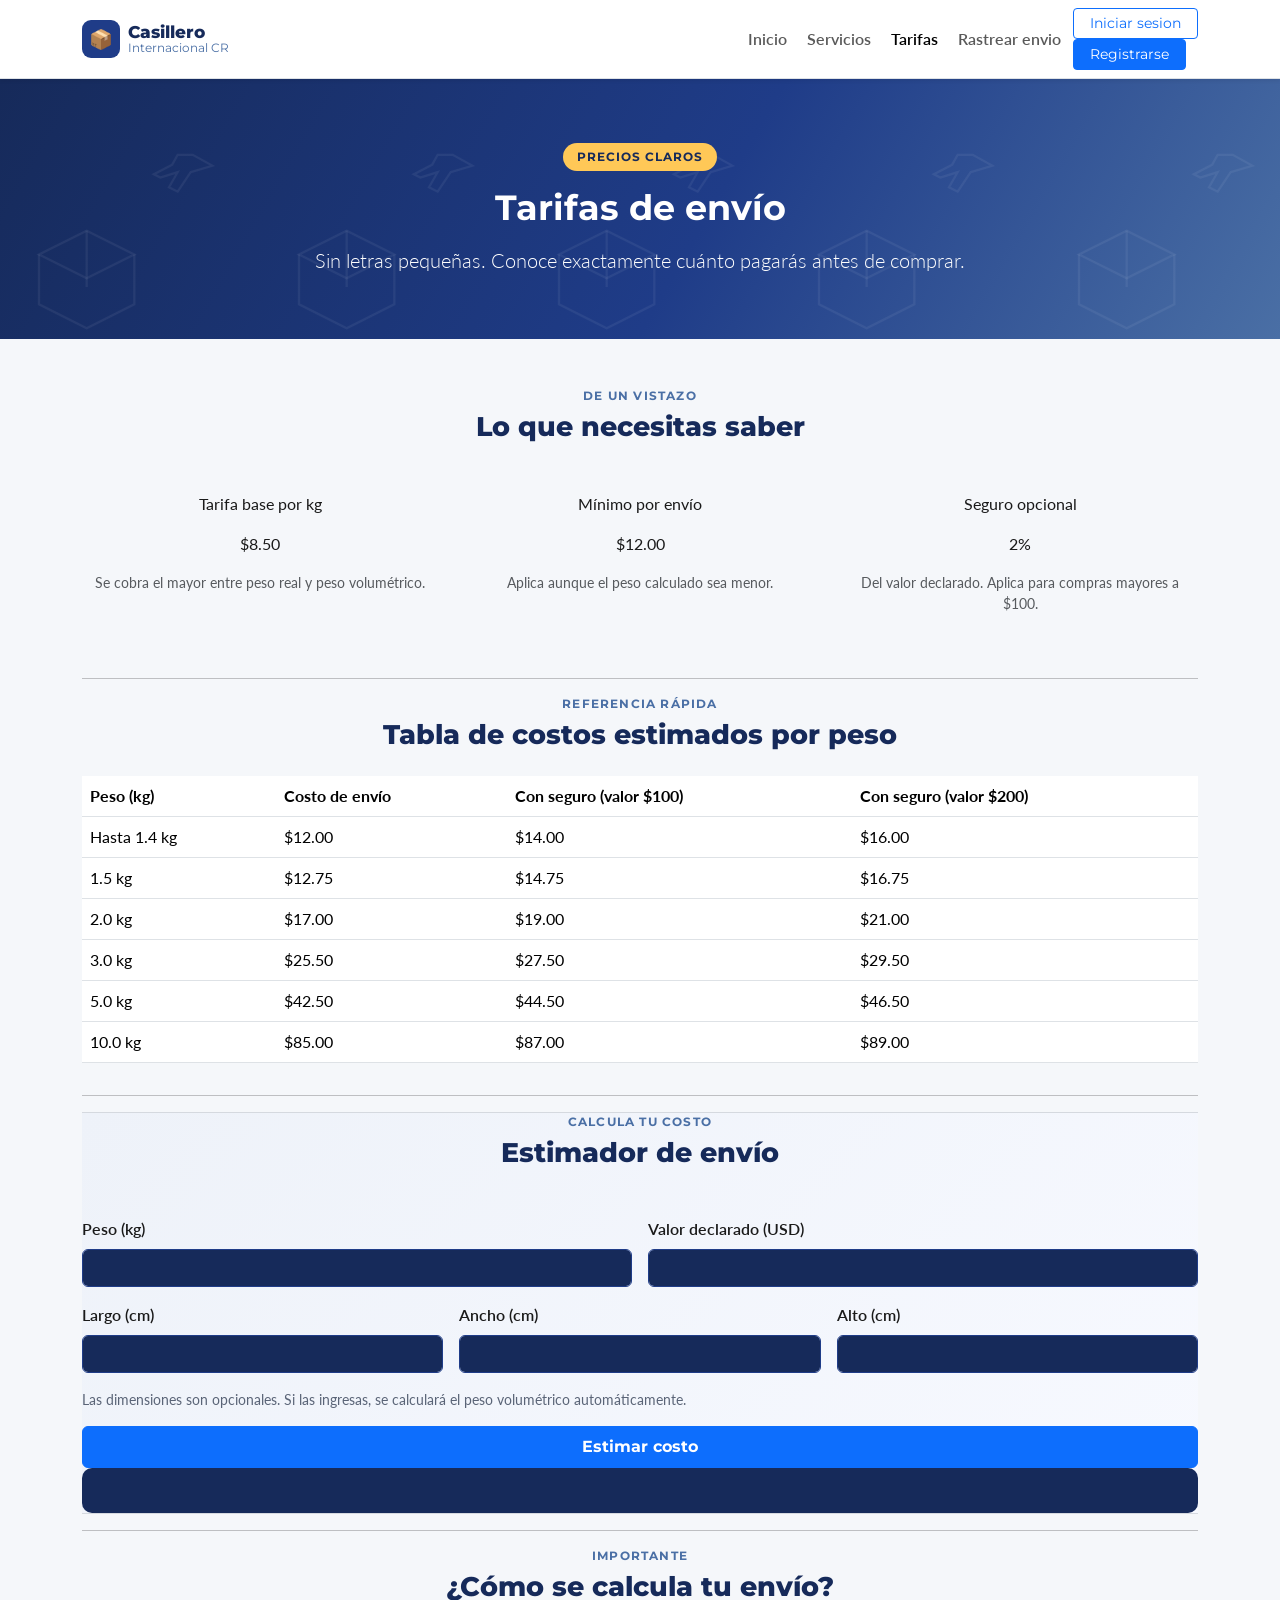
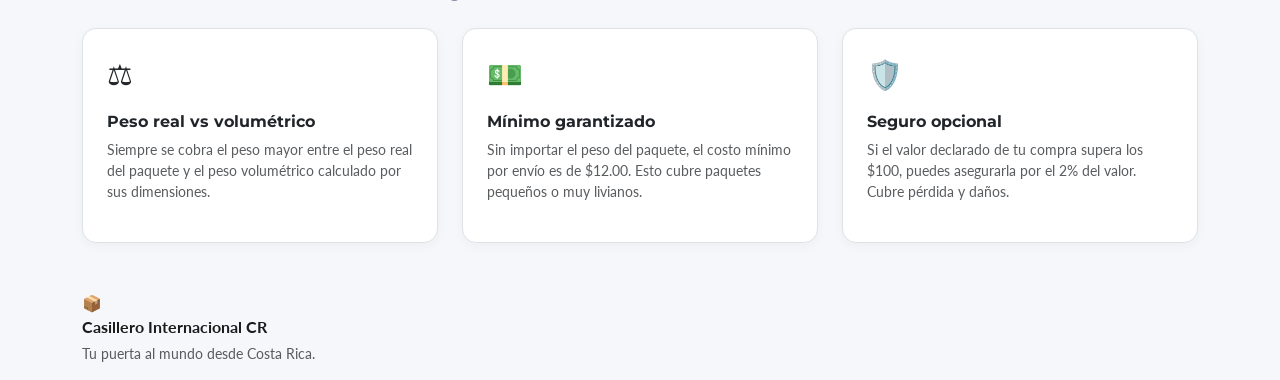
<file: II Avance/tarifas.html>
<!DOCTYPE html>
<html lang="es">

<head>
  <meta charset="UTF-8">
  <meta name="viewport" content="width=device-width, initial-scale=1">
  <title>Tarifas de Envío — Casillero Internacional</title>

  <!-- Bootstrap 5 -->
  <link href="https://cdn.jsdelivr.net/npm/bootstrap@5.3.3/dist/css/bootstrap.min.css" rel="stylesheet">
  <!-- Estilos propios -->
  <link rel="stylesheet" href="style.css">
</head>

<body>

  <!-- Navbar -->
  <nav class="navbar navbar-expand-lg bg-white border-bottom shadow-sm sticky-top">
    <div class="container">
      <a class="navbar-brand d-flex align-items-center gap-2" href="index.html">
        <div class="brand-icon">📦</div>
        <div class="brand-name">
          Casillero
          <span>Internacional CR</span>
        </div>
      </a>
      <button class="navbar-toggler" type="button"
        data-bs-toggle="collapse" data-bs-target="#mainNav"
        aria-controls="mainNav" aria-expanded="false" aria-label="Abrir menu">
        <span class="navbar-toggler-icon"></span>
      </button>
      <div class="collapse navbar-collapse" id="mainNav">
        <ul class="navbar-nav ms-auto align-items-lg-center gap-lg-1">
          <li class="nav-item"><a class="nav-link fw-semibold" href="index.html">Inicio</a></li>
          <li class="nav-item"><a class="nav-link fw-semibold" href="servicios.html">Servicios</a></li>
          <li class="nav-item"><a class="nav-link fw-semibold active" href="tarifas.html">Tarifas</a></li>
          <li class="nav-item"><a class="nav-link fw-semibold" href="rastreo.html">Rastrear envio</a></li>
          <!-- Se llena dinamicamente segun sesion -->
          <div id="navAcciones"></div>
        </ul>
      </div>
    </div>
  </nav>

  <!-- Hero -->
  <section class="hero-new text-center text-white py-5">
    <div class="container py-3">
      <span class="hero-badge mb-3 d-inline-block">Precios claros</span>
      <h1 class="fw-bold mb-3" style="font-size:2.2rem">Tarifas de envío</h1>
      <p class="lead mb-0 opacity-90">Sin letras pequeñas. Conoce exactamente cuánto pagarás antes de comprar.</p>
    </div>
  </section>

  <main>
    <div class="container py-5">

      <!-- Tarjetas resumen de tarifas -->
      <section class="section-wrap" id="resumen">
        <p class="section-label text-center">De un vistazo</p>
        <h2 class="section-heading text-center mb-5">Lo que necesitas saber</h2>

        <div class="row g-4 mb-5">
          <div class="col-12 col-md-4">
            <div class="tarifa-card text-center">
              <p class="tarifa-label">Tarifa base por kg</p>
              <p class="tarifa-precio">$8.50</p>
              <p class="text-muted small">Se cobra el mayor entre peso real y peso volumétrico.</p>
            </div>
          </div>
          <div class="col-12 col-md-4">
            <div class="tarifa-card text-center">
              <p class="tarifa-label">Mínimo por envío</p>
              <p class="tarifa-precio">$12.00</p>
              <p class="text-muted small">Aplica aunque el peso calculado sea menor.</p>
            </div>
          </div>
          <div class="col-12 col-md-4">
            <div class="tarifa-card text-center">
              <p class="tarifa-label">Seguro opcional</p>
              <p class="tarifa-precio">2%</p>
              <p class="text-muted small">Del valor declarado. Aplica para compras mayores a $100.</p>
            </div>
          </div>
        </div>
      </section>

      <hr class="section-divider">

      <!-- Tabla de costos estimados -->
      <section class="section-wrap" id="tabla">
        <p class="section-label text-center">Referencia rápida</p>
        <h2 class="section-heading text-center mb-4">Tabla de costos estimados por peso</h2>

        <div class="table-responsive">
          <table class="table tabla-tarifas">
            <thead>
              <tr>
                <th>Peso (kg)</th>
                <th>Costo de envío</th>
                <th>Con seguro (valor $100)</th>
                <th>Con seguro (valor $200)</th>
              </tr>
            </thead>
            <tbody>
              <tr><td>Hasta 1.4 kg</td><td>$12.00</td><td>$14.00</td><td>$16.00</td></tr>
              <tr><td>1.5 kg</td><td>$12.75</td><td>$14.75</td><td>$16.75</td></tr>
              <tr><td>2.0 kg</td><td>$17.00</td><td>$19.00</td><td>$21.00</td></tr>
              <tr><td>3.0 kg</td><td>$25.50</td><td>$27.50</td><td>$29.50</td></tr>
              <tr><td>5.0 kg</td><td>$42.50</td><td>$44.50</td><td>$46.50</td></tr>
              <tr><td>10.0 kg</td><td>$85.00</td><td>$87.00</td><td>$89.00</td></tr>
            </tbody>
          </table>
        </div>
      </section>

      <hr class="section-divider">

      <!-- Estimador de costo -->
      <div class="estimator-wrap" id="estimador">
        <div class="section-wrap">
          <p class="section-label text-center">Calcula tu costo</p>
          <h2 class="section-heading text-center mb-5">Estimador de envío</h2>

          <form class="form-estimator estimator-form" id="formEstimador">
            <div class="row g-3 mb-3">
              <div class="col-12 col-md-6">
                <label class="form-label fw-semibold">Peso (kg)</label>
                <input class="form-control input-dark" type="number" id="peso" step="0.1" min="0" required>
              </div>
              <div class="col-12 col-md-6">
                <label class="form-label fw-semibold">Valor declarado (USD)</label>
                <input class="form-control input-dark" type="number" id="valor" min="0" required>
              </div>
            </div>
            <div class="row g-3 mb-3">
              <div class="col-4">
                <label class="form-label fw-semibold">Largo (cm)</label>
                <input class="form-control input-dark" type="number" id="largo" min="0">
              </div>
              <div class="col-4">
                <label class="form-label fw-semibold">Ancho (cm)</label>
                <input class="form-control input-dark" type="number" id="ancho" min="0">
              </div>
              <div class="col-4">
                <label class="form-label fw-semibold">Alto (cm)</label>
                <input class="form-control input-dark" type="number" id="alto" min="0">
              </div>
            </div>
            <p class="hint mb-3">Las dimensiones son opcionales. Si las ingresas, se calculará el peso volumétrico automáticamente.</p>
            <button class="btn btn-primary w-100 fw-bold py-2" type="submit">Estimar costo</button>
          </form>

          <div id="estimador-resultado" class="resultado-box estimador-resultado-centrado"></div>
        </div>
      </div>

      <hr class="section-divider">

      <!-- Notas explicativas -->
      <section class="section-wrap" id="notas">
        <p class="section-label text-center">Importante</p>
        <h2 class="section-heading text-center mb-4">¿Cómo se calcula tu envío?</h2>

        <div class="row g-4">
          <div class="col-12 col-md-4">
            <div class="card border service-card h-100 p-4">
              <div class="service-icon">⚖️</div>
              <h4 class="fw-bold fs-6 mt-2">Peso real vs volumétrico</h4>
              <p class="text-muted small">
                Siempre se cobra el peso mayor entre el peso real del paquete
                y el peso volumétrico calculado por sus dimensiones.
              </p>
            </div>
          </div>
          <div class="col-12 col-md-4">
            <div class="card border service-card h-100 p-4">
              <div class="service-icon">💵</div>
              <h4 class="fw-bold fs-6 mt-2">Mínimo garantizado</h4>
              <p class="text-muted small">
                Sin importar el peso del paquete, el costo mínimo por envío
                es de $12.00. Esto cubre paquetes pequeños o muy livianos.
              </p>
            </div>
          </div>
          <div class="col-12 col-md-4">
            <div class="card border service-card h-100 p-4">
              <div class="service-icon">🛡️</div>
              <h4 class="fw-bold fs-6 mt-2">Seguro opcional</h4>
              <p class="text-muted small">
                Si el valor declarado de tu compra supera los $100,
                puedes asegurarla por el 2% del valor. Cubre pérdida y daños.
              </p>
            </div>
          </div>
        </div>
      </section>

    </div>
  </main>

  <!-- Footer -->
  <footer class="footer-new">
    <div class="container">
      <div class="footer-grid">
        <div class="footer-col">
          <div class="footer-brand">
            <span class="footer-brand-icon">📦</span>
            <div>
              <strong>Casillero Internacional CR</strong>
              <p class="text-muted small mt-1">Tu puerta al mundo desde Costa Rica.</p>
            </div>
          </div>
        </div>
  </footer>

  <!-- Bootstrap JS -->
  <script src="https://cdn.jsdelivr.net/npm/bootstrap@5.3.3/dist/js/bootstrap.bundle.min.js"></script>
  <!-- Navbar dinámica según sesión -->
  <script src="servicios.js"></script>
  <!-- Estimador de costo -->
  <script src="estimador.js"></script>

</body>
</html>
</file>
<file: I Avance/style.css>
/* ----------------------  Paleta general ---------------------- */
:root {
  --color-bg: #f5f7fa;
  --color-primary: #1f3c88;
  --color-primary-dark: #162a5a;
  --color-secondary: #4a6fa5;
  --color-accent: #ffc857;
  --color-text: #1a1a1a;
  --color-white: #ffffff;
  --color-border: #d5d9df;
}

/* ----------------------  Base y layout ---------------------- */
body {
  background-color: var(--color-bg);
  margin: 0;
  font-family: system-ui, -apple-system, "Segoe UI", Roboto, Arial;
  color: var(--color-text);
}
body.is-index {
  /* No hace falta cambiar tu :root, usamos tu paleta */
  background-color: var(--color-bg);

  background-image:
    url("data:image/svg+xml,%3Csvg xmlns='http://www.w3.org/2000/svg' width='240' height='240' viewBox='0 0 240 240'%3E%3Cg fill='none' stroke='%231f3c88' stroke-opacity='0.50' stroke-width='2'%3E%3C!-- caja --%3E%3Cpath d='M36 162l44-22 44 22-44 22z'/%3E%3Cpath d='M36 162v46l44 22 44-22v-46'/%3E%3Cpath d='M80 140v52'/%3E%3C!-- avion (simple) --%3E%3Cpath d='M178 70l18 10-20 6-12 18-8-4 8-14-16 5-6-3 17-9 5-9z'/%3E%3C!-- linea punteada --%3E%3Cpath stroke-dasharray='4 6' d='M120 120c28-18 58-22 88-12'/%3E%3C/g%3E%3C/svg%3E"),
    radial-gradient(900px 500px at 20% 15%, rgba(74, 111, 165, 0.12), transparent 55%),
    radial-gradient(800px 520px at 85% 25%, rgba(31, 60, 136, 0.10), transparent 60%),
    linear-gradient(135deg, #f7f9ff 0%, #eef3ff 55%, #f9fbff 100%);

  background-repeat: repeat, no-repeat, no-repeat, no-repeat;
  background-size: 260px 260px, auto, auto, auto;
  background-position: 0 0, left top, right top, center;
}

/* Opcional: deja ver el fondo con transparencia sutil en tarjetas */
body.is-index .card,
body.is-index .steps,
body.is-index .form-box,
body.is-index .form-estimator,
body.is-index .form-track {
  background: rgba(255, 255, 255, 0.88);
  backdrop-filter: blur(4px);
}

main {
  max-width: 980px;
  margin: 0 auto 40px;
  padding: 0 16px;
  box-sizing: border-box;
}

/* ----------------------  Títulos ---------------------- */
.title {
  text-align: center;
  color: var(--color-primary-dark);
  font-family: "Times New Roman", serif;
  margin: 0;
}

#main-title {
  font-size: 2.2rem;
  margin: 1rem 0 0.25rem;
}

.section-title {
  font-family: "Times New Roman", serif;
  font-size: 1.4rem;
  font-weight: 700;
  padding-bottom: 6px;
  margin: 22px 0 16px;
  border-bottom: 2px solid var(--color-primary);
}

/* ----------------------  Menú ---------------------- */
.nav-list {
  list-style: none;
  padding: 0;
  margin: 0.5rem 0 1.5rem;
  display: flex;
  justify-content: center;
  gap: 12px;
  flex-wrap: wrap;
}

.nav-item,
.nav-menu a {
  text-decoration: none;
  background-color: var(--color-primary);
  padding: 10px 20px;
  border-radius: 10px;
  color: var(--color-white);
  transition: background-color 0.15s ease, transform 0.05s ease;
  border: 1px solid rgba(0, 0, 0, 0.1);
}

.nav-item:hover,
.nav-menu a:hover {
  background-color: var(--color-primary-dark);
}

.nav-item:active,
.nav-menu a:active {
  transform: translateY(1px);
}

/* ----------------------  Hero principal ---------------------- */
.hero {
  background: linear-gradient(135deg, #eef2f7 0%, #dfe6f2 35%, #cfd8e6 100%);
  border: 1px solid var(--color-border);
  border-radius: 14px;
  padding: 20px;
  margin: 14px 0 24px;
  box-shadow: 0 6px 18px rgba(0, 0, 0, 0.06);
}

.hero-content h3 {
  margin: 0 0 6px;
  font-size: 1.4rem;
  color: var(--color-primary);
}

.hero-content p {
  margin: 0 0 12px;
  color: #2e2e2e;
}

.cta {
  background: var(--color-secondary);
  padding: 10px 18px;
  border-radius: 10px;
  text-decoration: none;
  color: var(--color-white);
  display: inline-block;
  transition: background-color 0.15s ease;
}

.cta:hover {
  background: var(--color-primary-dark);
}

.kpis {
  margin: 16px 0 0;
  padding: 0;
  list-style: none;
  display: flex;
  gap: 16px;
  flex-wrap: wrap;
}

.kpis li {
  background: var(--color-white);
  border: 1px solid var(--color-border);
  border-radius: 12px;
  padding: 10px 14px;
  min-width: 120px;
  text-align: center;
}

.kpis strong {
  font-size: 1.1rem;
  color: var(--color-primary-dark);
}

.kpis span {
  font-size: 0.85rem;
  color: #4c5870;
}

/* ----------------------  Cards / Beneficios ---------------------- */
.cards-grid {
  display: grid;
  grid-template-columns: repeat(3, 1fr);
  gap: 14px;
}

.card {
  background: var(--color-white);
  border: 1px solid var(--color-border);
  border-radius: 12px;
  padding: 14px;
  box-shadow: 0 4px 12px rgba(0, 0, 0, 0.04);
}

.card h4 {
  margin: 0 0 6px;
  color: var(--color-primary-dark);
}

/* ----------------------  Pasos ---------------------- */
.steps {
  background: var(--color-white);
  border: 1px solid var(--color-border);
  border-radius: 12px;
  padding: 16px;
}

.steps ol {
  margin: 0;
  padding-left: 20px;
}

/* ----------------------  Formularios ---------------------- */
.form-box,
.form-estimator,
.form-track {
  background: var(--color-white);
  padding: 16px;
  border-radius: 12px;
  border: 1px solid var(--color-border);
  display: grid;
  gap: 14px;
}

.form-input {
  width: 100%;
  padding: 10px;
  border-radius: 8px;
  box-sizing: border-box;
  border: 1px solid var(--color-border);
}

.input-dark {
  background-color: var(--color-primary-dark);
  color: var(--color-white);
}

.input-dark::placeholder {
  color: #d9e3ff;
}

.submit-button {
  padding: 10px 20px;
  border-radius: 10px;
  border: 1px solid var(--color-primary-dark);
  background-color: var(--color-primary);
  color: var(--color-white);
  cursor: pointer;
  transition: background-color 0.15s ease;
}

.submit-button:hover {
  background-color: var(--color-primary-dark);
}

.grid-2 {
  display: grid;
  grid-template-columns: repeat(2, 1fr);
  gap: 12px;
}

.grid-3 {
  display: grid;
  grid-template-columns: repeat(3, 1fr);
  gap: 12px;
}

.hint {
  font-size: 0.9rem;
  color: #5a6477;
  margin: 0;
}

/* ----------------------  FAQ ---------------------- */
.faq {
  background: var(--color-white);
  border-radius: 10px;
  border: 1px solid var(--color-border);
  padding: 10px 14px;
  margin: 8px 0;
}

.faq summary {
  cursor: pointer;
  font-weight: 600;
}

/* ----------------------  Footer ---------------------- */
.footer {
  text-align: center;
  padding: 20px 0;
  color: #555;
}

/* ----------------------  Responsive ---------------------- */
@media (max-width: 860px) {
  .cards-grid {
    grid-template-columns: 1fr 1fr;
  }
}

@media (max-width: 560px) {
  #main-title {
    font-size: 1.8rem;
  }

  .cards-grid {
    grid-template-columns: 1fr;
  }

  .grid-2,
  .grid-3,
  .form-track {
    grid-template-columns: 1fr;
  }
}
</file>
<file: II Avance/style.css>
/* =====================================================
   style-bootstrap.css
   Solo lo que Bootstrap NO cubre — paleta, componentes
   personalizados y overrides puntuales.
   ===================================================== */

/* ----------------------  Google Fonts ---------------------- */
@import url('https://fonts.googleapis.com/css2?family=Montserrat:wght@400;600;700;800&family=Lato:wght@400;700&display=swap');

/* ----------------------  Paleta (variables) ---------------------- */
:root {
  --color-bg:           #f5f7fa;
  --color-primary:      #1f3c88;
  --color-primary-dark: #162a5a;
  --color-secondary:    #4a6fa5;
  --color-accent:       #ffc857;
  --color-text:         #1a1a1a;
  --color-white:        #ffffff;
  --color-border:       #d5d9df;

  /* Sobreescribe el azul de Bootstrap con el nuestro */
  --bs-primary:         #1f3c88;
  --bs-primary-rgb:     31, 60, 136;
}

/* ----------------------  Base ---------------------- */
body {
  font-family: 'Lato', system-ui, sans-serif;
  background-color: var(--color-bg);
  color: var(--color-text);
}

h1, h2, h3, h4, h5,
.navbar-brand,
.btn {
  font-family: 'Montserrat', sans-serif;
}

/* ----------------------  Topbar ---------------------- */
.topbar {
  background: var(--color-primary-dark);
  color: #fff;
  font-size: 0.82rem;
  letter-spacing: 0.03em;
}
.topbar a {
  color: var(--color-accent);
  text-decoration: none;
  font-weight: 700;
}

/* ----------------------  Navbar ---------------------- */
.brand-icon {
  width: 38px;
  height: 38px;
  background: var(--color-primary);
  border-radius: 9px;
  display: flex;
  align-items: center;
  justify-content: center;
  font-size: 1.2rem;
}
.brand-name {
  font-family: 'Montserrat', sans-serif;
  font-weight: 800;
  font-size: 1.05rem;
  color: var(--color-primary-dark);
  line-height: 1.1;
}
.brand-name span {
  color: var(--color-secondary);
  font-weight: 400;
  font-size: 0.73rem;
  display: block;
}

/* ----------------------  Hero ---------------------- */
.hero-new {
  background: linear-gradient(120deg, var(--color-primary-dark) 0%, var(--color-primary) 55%, var(--color-secondary) 100%);
  position: relative;
  overflow: hidden;
}
.hero-new::before {
  content: '';
  position: absolute;
  inset: 0;
  background-image: url("data:image/svg+xml,%3Csvg xmlns='http://www.w3.org/2000/svg' width='240' height='240' viewBox='0 0 240 240'%3E%3Cg fill='none' stroke='%23ffffff' stroke-opacity='0.06' stroke-width='2'%3E%3Cpath d='M36 162l44-22 44 22-44 22z'/%3E%3Cpath d='M36 162v46l44 22 44-22v-46'/%3E%3Cpath d='M80 140v52'/%3E%3Cpath d='M178 70l18 10-20 6-12 18-8-4 8-14-16 5-6-3 17-9 5-9z'/%3E%3C/g%3E%3C/svg%3E");
  background-repeat: repeat;
  background-size: 260px 260px;
}
.hero-new .container { position: relative; z-index: 1; }

.hero-badge {
  background: var(--color-accent);
  color: var(--color-primary-dark);
  font-family: 'Montserrat', sans-serif;
  font-weight: 700;
  font-size: 0.75rem;
  letter-spacing: 0.08em;
  text-transform: uppercase;
  padding: 5px 14px;
  border-radius: 20px;
}

.hero-stat strong {
  display: block;
  font-family: 'Montserrat', sans-serif;
  font-size: 1.7rem;
  font-weight: 800;
  color: var(--color-accent);
}
.hero-stat span {
  font-size: 0.82rem;
  opacity: 0.8;
  color: #fff;
}

/* ----------------------  Sección labels/headings ---------------------- */
.section-label {
  font-family: 'Montserrat', sans-serif;
  font-size: 0.75rem;
  font-weight: 700;
  letter-spacing: 0.1em;
  text-transform: uppercase;
  color: var(--color-secondary);
  margin-bottom: 6px;
}
.section-heading {
  font-family: 'Montserrat', sans-serif;
  font-size: 1.7rem;
  font-weight: 800;
  color: var(--color-primary-dark);
}

/* ----------------------  Cards de pasos ---------------------- */
.step-card {
  border-radius: 14px !important;
  box-shadow: 0 3px 12px rgba(0,0,0,0.05);
}
.step-num {
  width: 44px;
  height: 44px;
  background: var(--color-primary);
  color: #fff;
  font-family: 'Montserrat', sans-serif;
  font-weight: 800;
  font-size: 1.1rem;
  border-radius: 50%;
  display: flex;
  align-items: center;
  justify-content: center;
}
.step-icon { font-size: 1.6rem; }

/* ----------------------  Cards de servicios ---------------------- */
.service-card {
  border-radius: 14px !important;
  box-shadow: 0 3px 12px rgba(0,0,0,0.04);
  transition: box-shadow 0.2s, transform 0.15s;
}
.service-card:hover {
  box-shadow: 0 8px 24px rgba(31,60,136,0.10);
  transform: translateY(-2px);
}
.service-icon { font-size: 1.8rem; margin-bottom: 8px; display: block; }

/* ----------------------  Estimador ---------------------- */
.estimator-wrap {
  background: linear-gradient(135deg, #eef2f9 0%, #f7f9ff 100%);
  border-top: 1px solid var(--color-border);
  border-bottom: 1px solid var(--color-border);
}

/* Override Bootstrap form-control para input-dark */
.input-dark {
  background-color: var(--color-primary-dark) !important;
  color: #fff !important;
  border-color: var(--color-primary) !important;
}
.input-dark::placeholder { color: #d9e3ff !important; }
.input-dark:focus {
  background-color: var(--color-primary-dark) !important;
  color: #fff !important;
  box-shadow: 0 0 0 0.25rem rgba(31,60,136,0.35) !important;
}

.hint {
  font-size: 0.88rem;
  color: #5a6477;
}

.resultado-box {
  background-color: var(--color-primary-dark);
  color: #fff;
  padding: 12px 16px;
  border-radius: 10px;
  min-height: 45px;
  display: flex;
  align-items: center;
  font-size: 0.95rem;
}

/* ----------------------  CTA Banner ---------------------- */
.cta-banner {
  background: linear-gradient(120deg, var(--color-primary) 0%, var(--color-secondary) 100%);
}

/* ----------------------  Footer ---------------------- */
.site-footer {
  background: var(--color-primary-dark);
  color: rgba(255,255,255,0.7);
  font-size: 0.87rem;
}
.footer-col-title {
  font-family: 'Montserrat', sans-serif;
  font-weight: 700;
  color: #fff;
  font-size: 0.88rem;
  text-transform: uppercase;
  letter-spacing: 0.06em;
}
.footer-link {
  color: rgba(255,255,255,0.65);
  text-decoration: none;
  transition: color 0.15s;
}
.footer-link:hover { color: var(--color-accent); }

.footer-bottom {
  border-top: 1px solid rgba(255,255,255,0.1);
  color: rgba(255,255,255,0.4);
  font-size: 0.8rem;
}

/* ----------------------  Login / Registro (otras páginas) ---------------------- */
.login-extra { text-align: center; margin-top: 15px; color: #ccc; }
.login-extra a { color: #4da3ff; text-decoration: none; font-weight: bold; }
.login-extra a:hover { text-decoration: underline; }
.btn-login, .btn-registro { display: block; margin: 20px auto; }

/* ----------------------  Registro ---------------------- */
.registro-page {
  min-height: 100vh;
  display: flex;
  flex-direction: column;
  background: linear-gradient(135deg, #eef2f9 0%, #f7f9ff 100%);
}

.registro-main { flex: 1; }

.registro-icon {
  width: 64px;
  height: 64px;
  background: var(--color-primary);
  border-radius: 16px;
  display: flex;
  align-items: center;
  justify-content: center;
  font-size: 1.8rem;
  margin: 0 auto;
}

.registro-card {
  border-radius: 16px !important;
}

.btn-toggle-password {
  background: var(--color-primary);
  color: #fff;
  border: none;
  padding: 0 14px;
  border-radius: 0 8px 8px 0 !important;
  font-size: 1rem;
  transition: background 0.15s;
}

.btn-toggle-password:hover {
  background: var(--color-primary-dark);
  color: #fff;
}
/* ----------------------  Dashboard cliente ---------------------- */
.dashboard-saludo {
  background: var(--color-white);
  border-bottom: 1px solid var(--color-border);
}

.dashboard-address-banner {
  background: linear-gradient(120deg, var(--color-primary-dark) 0%, var(--color-primary) 100%);
  border-radius: 14px;
  padding: 24px 28px;
}

.dashboard-address-icon {
  font-size: 2rem;
  line-height: 1;
}

.dashboard-card {
  background: var(--color-white);
  border: 1px solid var(--color-border);
  border-radius: 16px;
  padding: 28px 22px;
  cursor: pointer;
  box-shadow: 0 3px 12px rgba(0, 0, 0, 0.05);
  transition: box-shadow 0.2s, transform 0.15s;
  display: flex;
  flex-direction: column;
  gap: 10px;
}

.dashboard-card:hover {
  box-shadow: 0 10px 28px rgba(31, 60, 136, 0.12);
  transform: translateY(-3px);
}

/* Variante destacada (Tus paquetes) */
.dashboard-card-highlight {
  background: var(--color-primary);
  border-color: var(--color-primary);
}

.dashboard-card-highlight .dashboard-card-title,
.dashboard-card-highlight .dashboard-card-desc,
.dashboard-card-highlight .dashboard-card-link {
  color: #fff !important;
}

.dashboard-card-highlight .dashboard-card-link {
  opacity: 0.85;
}

.dashboard-card-icon {
  font-size: 2.2rem;
  line-height: 1;
}

.dashboard-card-title {
  font-family: 'Montserrat', sans-serif;
  font-weight: 700;
  font-size: 1rem;
  color: var(--color-primary-dark);
  margin: 0;
}

.dashboard-card-desc {
  font-size: 0.87rem;
  color: #5a6477;
  margin: 0;
  line-height: 1.5;
  flex: 1;
}

.dashboard-card-link {
  font-family: 'Montserrat', sans-serif;
  font-size: 0.82rem;
  font-weight: 700;
  color: var(--color-primary);
  margin-top: auto;
}
/* ----------------------  Rastreo ---------------------- */
.rastreo-estado-banner {
  background: linear-gradient(120deg, var(--color-primary-dark) 0%, var(--color-primary) 100%);
  border-radius: 14px;
  padding: 22px 24px;
}

.rastreo-estado-icon {
  font-size: 2.2rem;
  line-height: 1;
}

.rastreo-label {
  font-size: 0.75rem;
  font-weight: 700;
  text-transform: uppercase;
  letter-spacing: 0.06em;
  color: var(--color-secondary);
  margin-bottom: 2px;
}

.rastreo-valor {
  font-family: 'Montserrat', sans-serif;
  font-weight: 600;
  font-size: 0.95rem;
  color: var(--color-primary-dark);
  margin: 0;
}

/* Historial de pasos */
.rastreo-historial {
  display: flex;
  flex-direction: column;
  gap: 16px;
}

.rastreo-paso {
  display: flex;
  align-items: flex-start;
  gap: 14px;
  padding: 12px 14px;
  border-radius: 10px;
  border: 1px solid var(--color-border);
}

.rastreo-paso-activo {
  background: #eef4ff;
  border-color: var(--color-primary);
}

.rastreo-paso-inactivo {
  background: #f9f9f9;
  opacity: 0.55;
}

.rastreo-paso-icono {
  font-size: 1.4rem;
  line-height: 1;
  min-width: 28px;
  text-align: center;
}

.rastreo-paso-info { flex: 1; }

.rastreo-paso-label {
  font-family: 'Montserrat', sans-serif;
  font-weight: 700;
  font-size: 0.88rem;
  color: var(--color-primary-dark);
  margin: 0;
}

.rastreo-paso-fecha {
  font-size: 0.82rem;
  color: #5a6477;
  margin: 2px 0 0;
}
/* ----------------------  Pre-alerta ---------------------- */
.prealerta-item {
  background: var(--color-bg);
  border: 1px solid var(--color-border);
  border-radius: 12px;
  padding: 16px;
  margin-bottom: 12px;
  transition: box-shadow 0.15s;
}

.prealerta-item:hover {
  box-shadow: 0 4px 14px rgba(31, 60, 136, 0.08);
}

.prealerta-item:last-child {
  margin-bottom: 0;
}

/* Select con estilo input-dark */
select.input-dark {
  background-color: var(--color-primary-dark) !important;
  color: #fff !important;
  border-color: var(--color-primary) !important;
}

select.input-dark option {
  background-color: var(--color-primary-dark);
  color: #fff;
}

select.input-dark:focus {
  box-shadow: 0 0 0 0.25rem rgba(31, 60, 136, 0.35) !important;
}
/* ----------------------  Paquetes ---------------------- */
.paquete-card {
  background: var(--color-white);
  border: 1px solid var(--color-border);
  border-radius: 14px;
  padding: 20px;
  margin-bottom: 14px;
  cursor: pointer;
  box-shadow: 0 3px 10px rgba(0, 0, 0, 0.04);
  transition: box-shadow 0.2s, transform 0.15s;
}

.paquete-card:hover {
  box-shadow: 0 8px 24px rgba(31, 60, 136, 0.10);
  transform: translateY(-2px);
}

.paquete-label {
  font-size: 0.78rem;
  color: #6c757d;
  margin-bottom: 2px;
  text-transform: uppercase;
  letter-spacing: 0.04em;
}

.paquete-valor {
  font-weight: 600;
  font-size: 0.92rem;
  color: var(--color-text);
  margin-bottom: 0;
}

.paquete-ver-detalle {
  font-size: 0.82rem;
  font-weight: 700;
  color: var(--color-primary);
  font-family: 'Montserrat', sans-serif;
}

/* Badges de estado */
.badge-estado {
  display: inline-block;
  padding: 5px 12px;
  border-radius: 20px;
  font-size: 0.78rem;
  font-weight: 700;
  font-family: 'Montserrat', sans-serif;
  white-space: nowrap;
}

.badge-transito {
  background: #fff3cd;
  color: #856404;
}

.badge-recibido {
  background: #cff4fc;
  color: #055160;
}

.badge-entregado {
  background: #d1e7dd;
  color: #0a3622;
}

/* Botones de filtro */
.btn-filtro {
  background: var(--color-white);
  border: 1px solid var(--color-border);
  color: var(--color-text);
  border-radius: 20px;
  padding: 6px 18px;
  font-size: 0.85rem;
  font-family: 'Montserrat', sans-serif;
  font-weight: 600;
  transition: all 0.15s;
}

.btn-filtro:hover {
  background: #eef2f9;
  border-color: var(--color-primary);
  color: var(--color-primary);
}

.btn-filtro.activo {
  background: var(--color-primary);
  border-color: var(--color-primary);
  color: #fff;
}
/* ----------------------  Cuenta ---------------------- */
.cuenta-perfil-header {
  background: linear-gradient(120deg, var(--color-primary-dark) 0%, var(--color-primary) 100%);
  border-radius: 14px;
  padding: 24px 28px;
  display: flex;
  align-items: center;
  gap: 18px;
  flex-wrap: wrap;
}

.cuenta-avatar {
  width: 60px;
  height: 60px;
  border-radius: 50%;
  background: var(--color-accent);
  color: var(--color-primary-dark);
  font-family: 'Montserrat', sans-serif;
  font-weight: 800;
  font-size: 1.4rem;
  display: flex;
  align-items: center;
  justify-content: center;
  flex-shrink: 0;
}
</file>
